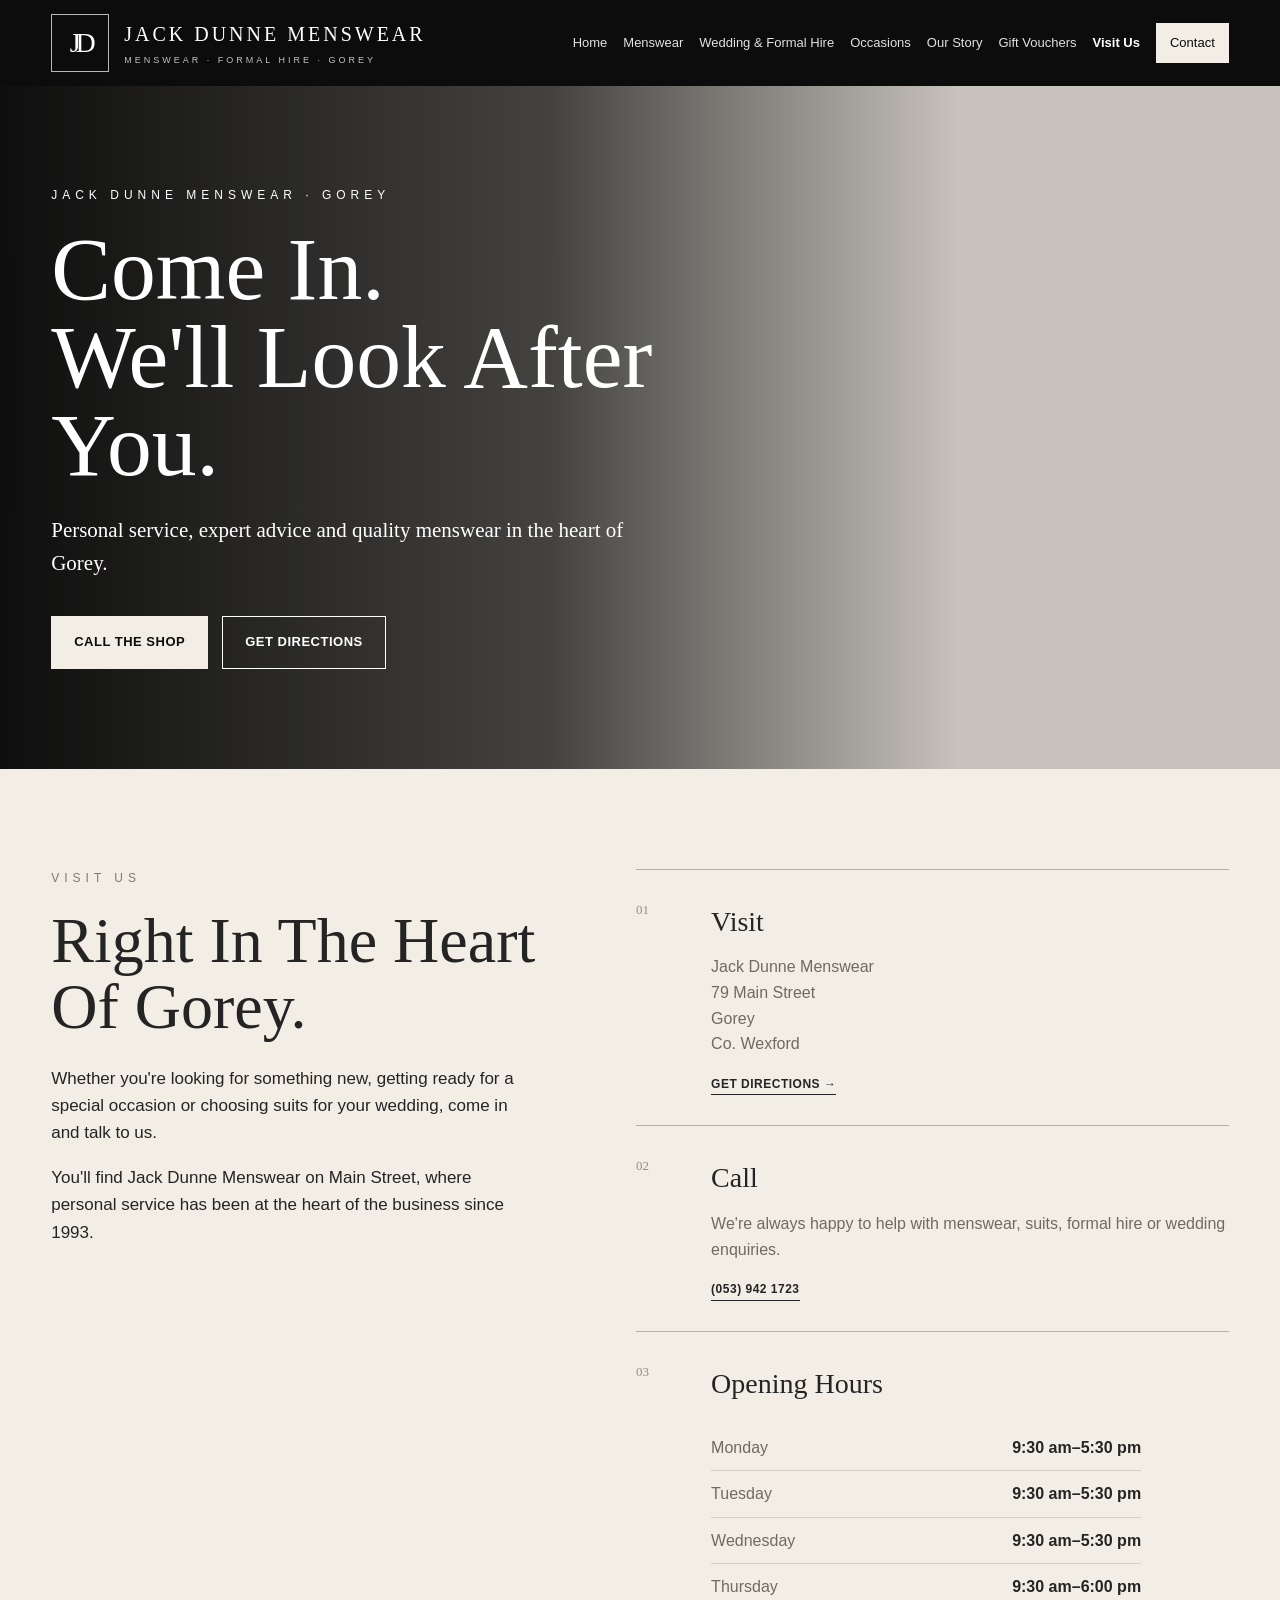
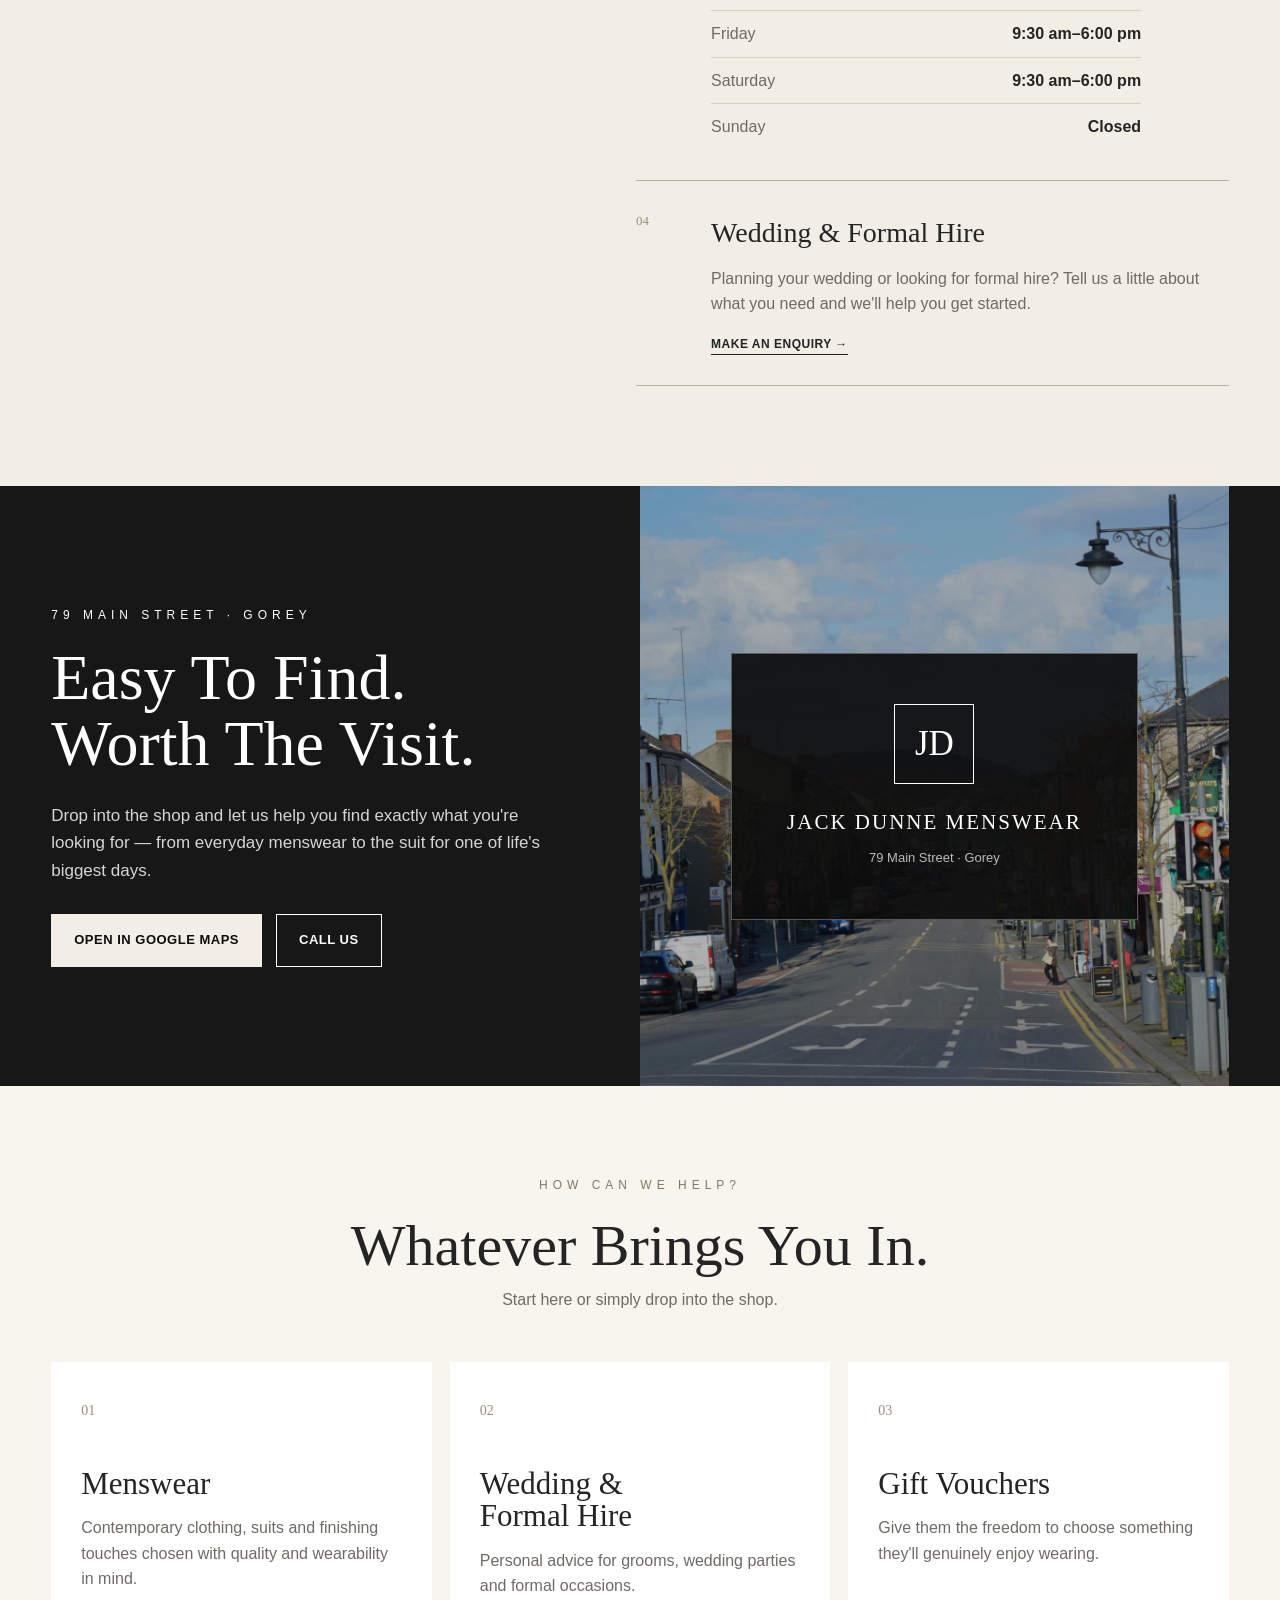
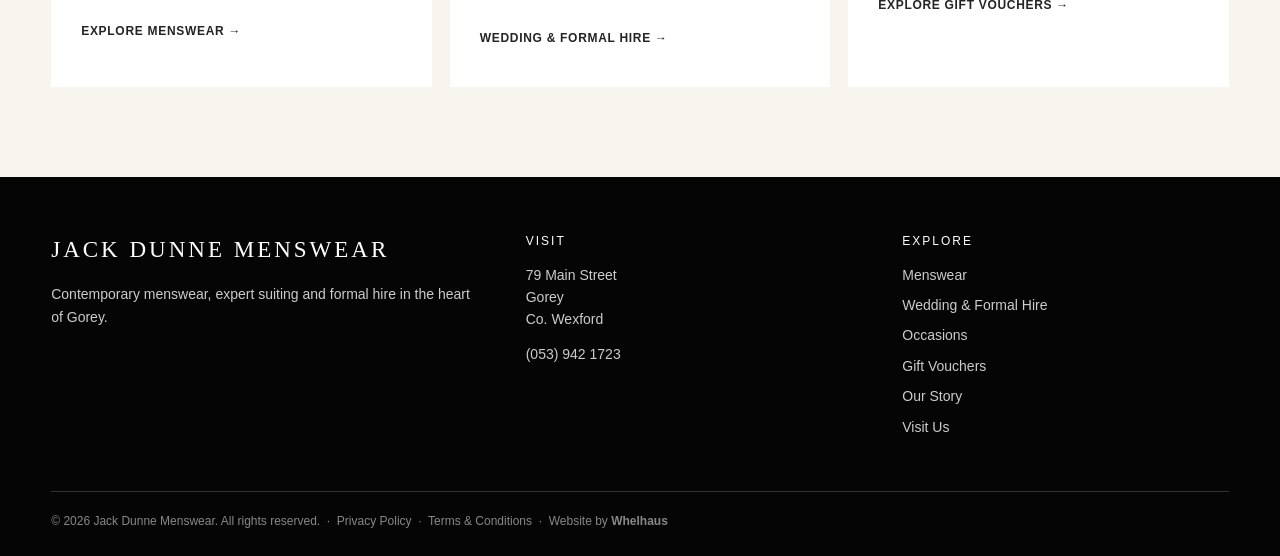
<file: contact.html>
<!DOCTYPE html>
<html lang="en">

<head>

  <meta charset="UTF-8">

  <meta
    name="viewport"
    content="width=device-width, initial-scale=1.0"
  >

  <title>Jack Dunne Menswear Gorey | Opening Hours & Directions</title>

  <meta
    name="description"
    content="Visit Jack Dunne Menswear at 79 Main Street, Gorey. View opening hours, call (053) 942 1723 or get directions to our Gorey menswear shop."
  >

  <meta
    name="robots"
    content="index, follow"
  >

  <!--
  <link
    rel="canonical"
    href="https://www.jackdunneandson.com/contact.html"
  >
  -->

  <meta
    property="og:title"
    content="Visit Jack Dunne Menswear | Gorey"
  >

  <meta
    property="og:description"
    content="79 Main Street, Gorey, Co. Wexford. Opening hours, contact details and directions."
  >

  <meta
    property="og:type"
    content="website"
  >

  <meta
    property="og:site_name"
    content="Jack Dunne Menswear"
  >

  <meta
    name="twitter:card"
    content="summary_large_image"
  >

  <link
    rel="stylesheet"
    href="css/style.css"
  >

</head>


<body>


  <!-- ========================================
     HEADER
========================================= -->

<header class="site-header">

  <div class="container header-inner">

    <a
      href="./"
      class="brand"
      aria-label="Jack Dunne Menswear Home"
    >

      <div class="brand-mark">JD</div>

      <div class="brand-text">

        <strong>JACK DUNNE MENSWEAR</strong>

        <small>
          MENSWEAR · FORMAL HIRE · GOREY
        </small>

      </div>

    </a>


    <button
      class="menu-toggle"
      aria-label="Open navigation menu"
      aria-expanded="false"
    >
      ☰
    </button>


    <nav class="main-nav">

      <a href="./">
        Home
      </a>

      <a href="menswear.html">
        Menswear
      </a>

      <a href="weddings.html">
        Wedding &amp; Formal Hire
      </a>

      <a href="occasions.html">
        Occasions
      </a>

      <a href="about.html">
        Our Story
      </a>

      <a href="vouchers.html">
        Gift Vouchers
      </a>

      <a href="contact.html">
        Visit Us
      </a>

      <a
        href="contact.html"
        class="nav-button"
      >
        Contact
      </a>

    </nav>

  </div>

</header>



  <!-- ========================================
       CONTACT HERO
  ========================================= -->

  <section class="contact-hero">

    <div class="container">

      <div class="contact-hero-content">

        <p class="eyebrow">
          JACK DUNNE MENSWEAR · GOREY
        </p>

        <h1>
          Come In.<br>
          We'll Look After You.
        </h1>

        <p>
          Personal service, expert advice and quality menswear
          in the heart of Gorey.
        </p>

        <div class="button-row">

          <a
            href="tel:+353539421723"
            class="btn btn-light"
          >
            Call The Shop
          </a>

          <a
            href="https://www.google.com/maps/search/?api=1&query=Jack+Dunne+Menswear+79+Main+Street+Gorey+Wexford"
            target="_blank"
            rel="noopener"
            class="btn"
          >
            Get Directions
          </a>

        </div>

      </div>

    </div>

  </section>



  <!-- ========================================
       CONTACT DETAILS
  ========================================= -->

  <section class="contact-section">

    <div class="container contact-grid">


      <!-- INTRO -->

      <div class="contact-intro">

        <p class="eyebrow dark-eyebrow">
          VISIT US
        </p>

        <h2>
          Right In The Heart
          Of Gorey.
        </h2>

        <p>
          Whether you're looking for something new,
          getting ready for a special occasion or choosing
          suits for your wedding, come in and talk to us.
        </p>

        <p>
          You'll find Jack Dunne Menswear on Main Street,
          where personal service has been at the heart of
          the business since 1993.
        </p>

      </div>



      <!-- DETAILS -->

      <div class="contact-details">


        <!-- ADDRESS -->

        <div class="contact-detail">

          <span>01</span>

          <div>

            <h3>Visit</h3>

            <p>
              Jack Dunne Menswear<br>
              79 Main Street<br>
              Gorey<br>
              Co. Wexford
            </p>

            <a
              href="https://www.google.com/maps/search/?api=1&query=Jack+Dunne+Menswear+79+Main+Street+Gorey+Wexford"
              target="_blank"
              rel="noopener"
              class="text-link"
            >
              Get Directions →
            </a>

          </div>

        </div>



        <!-- PHONE -->

        <div class="contact-detail">

          <span>02</span>

          <div>

            <h3>Call</h3>

            <p>
              We're always happy to help with menswear,
              suits, formal hire or wedding enquiries.
            </p>

            <a
              href="tel:+353539421723"
              class="text-link"
            >
              (053) 942 1723
            </a>

          </div>

        </div>



        <!-- OPENING HOURS -->

        <div class="contact-detail">

          <span>03</span>

          <div>

            <h3>Opening Hours</h3>

            <div class="opening-hours">

              <div>
                <span>Monday</span>
                <strong>9:30 am–5:30 pm</strong>
              </div>

              <div>
                <span>Tuesday</span>
                <strong>9:30 am–5:30 pm</strong>
              </div>

              <div>
                <span>Wednesday</span>
                <strong>9:30 am–5:30 pm</strong>
              </div>

              <div>
                <span>Thursday</span>
                <strong>9:30 am–6:00 pm</strong>
              </div>

              <div>
                <span>Friday</span>
                <strong>9:30 am–6:00 pm</strong>
              </div>

              <div>
                <span>Saturday</span>
                <strong>9:30 am–6:00 pm</strong>
              </div>

              <div>
                <span>Sunday</span>
                <strong>Closed</strong>
              </div>

            </div>

          </div>

        </div>



        <!-- WEDDING ENQUIRIES -->

        <div class="contact-detail">

          <span>04</span>

          <div>

            <h3>Wedding &amp; Formal Hire</h3>

            <p>
              Planning your wedding or looking for formal hire?
              Tell us a little about what you need and we'll
              help you get started.
            </p>

            <a
              href="weddings.html#wedding-enquiry"
              class="text-link"
            >
              Make An Enquiry →
            </a>

          </div>

        </div>


      </div>

    </div>

  </section>



  <!-- ========================================
       LOCATION
  ========================================= -->

  <section class="location-feature">

    <div class="container location-feature-grid">


      <div class="location-block">

        <p class="eyebrow">
          79 MAIN STREET · GOREY
        </p>

        <h2>
          Easy To Find.<br>
          Worth The Visit.
        </h2>

        <p>
          Drop into the shop and let us help you find
          exactly what you're looking for — from everyday
          menswear to the suit for one of life's biggest days.
        </p>

        <div class="button-row">

          <a
            href="https://www.google.com/maps/search/?api=1&query=Jack+Dunne+Menswear+79+Main+Street+Gorey+Wexford"
            target="_blank"
            rel="noopener"
            class="btn btn-light"
          >
            Open In Google Maps
          </a>

          <a
            href="tel:+353539421723"
            class="btn"
          >
            Call Us
          </a>

        </div>

      </div>



      <div class="location-visual">

        <div class="location-marker">

          <div class="location-jd">
            JD
          </div>

          <p>
            JACK DUNNE MENSWEAR
          </p>

          <span>
            79 Main Street · Gorey
          </span>

        </div>

      </div>


    </div>

  </section>



  <!-- ========================================
       HOW CAN WE HELP?
  ========================================= -->

  <section class="contact-help">

    <div class="container">

      <div class="section-heading-centre">

        <p class="eyebrow dark-eyebrow">
          HOW CAN WE HELP?
        </p>

        <h2>
          Whatever Brings You In.
        </h2>

        <p>
          Start here or simply drop into the shop.
        </p>

      </div>



      <div class="contact-help-grid">


        <!-- MENSWEAR -->

        <a
          href="menswear.html"
          class="contact-help-card"
        >

          <span>01</span>

          <h3>
            Menswear
          </h3>

          <p>
            Contemporary clothing, suits and finishing
            touches chosen with quality and wearability
            in mind.
          </p>

          <strong>
            Explore Menswear →
          </strong>

        </a>



        <!-- WEDDINGS -->

        <a
          href="weddings.html"
          class="contact-help-card"
        >

          <span>02</span>

          <h3>
            Wedding &amp;<br>
            Formal Hire
          </h3>

          <p>
            Personal advice for grooms, wedding parties
            and formal occasions.
          </p>

          <strong>
            Wedding &amp; Formal Hire →
          </strong>

        </a>



        <!-- VOUCHERS -->

        <a
          href="vouchers.html"
          class="contact-help-card"
        >

          <span>03</span>

          <h3>
            Gift Vouchers
          </h3>

          <p>
            Give them the freedom to choose something
            they'll genuinely enjoy wearing.
          </p>

          <strong>
            Explore Gift Vouchers →
          </strong>

        </a>


      </div>

    </div>

  </section>



  <!-- ========================================
       FOOTER
  ========================================= -->

  <footer class="site-footer">

    <div class="container">

      <div class="footer-grid">


        <div>

          <p class="footer-title">
            JACK DUNNE MENSWEAR
          </p>

          <p class="footer-copy">
            Contemporary menswear, expert suiting and formal hire
            in the heart of Gorey.
          </p>

        </div>



        <div>

          <p class="footer-heading">
            Visit
          </p>

          <p class="footer-copy">
            79 Main Street<br>
            Gorey<br>
            Co. Wexford
          </p>

          <p
            class="footer-copy"
            style="margin-top:12px;"
          >
            <a href="tel:+353539421723">
              (053) 942 1723
            </a>
          </p>

        </div>



        <div>

          <p class="footer-heading">
            Explore
          </p>

          <div class="footer-links">

            <a href="menswear.html">
              Menswear
            </a>

            <a href="weddings.html">
              Wedding &amp; Formal Hire
            </a>

            <a href="occasions.html">
              Occasions
            </a>

            <a href="vouchers.html">
              Gift Vouchers
            </a>

            <a href="about.html">
              Our Story
            </a>

            <a href="contact.html">
              Visit Us
            </a>

          </div>

        </div>


      </div>



    <div class="footer-bottom">
  <p>
    &copy; 2026 Jack Dunne Menswear. All rights reserved.
    &nbsp;·&nbsp;
    <a href="privacy.html">Privacy Policy</a>
    &nbsp;·&nbsp;
    <a href="terms.html">Terms &amp; Conditions</a>
    &nbsp;·&nbsp;
    Website by
    <a
      href="https://whelhaus.ie"
      target="_blank"
      rel="noopener"
      class="whelhaus-credit"
    >Whelhaus</a>
  </p>
</div>

      </div>

    </div>

  </footer>



  <!-- ========================================
       MOBILE ACTION BAR
  ========================================= -->

  <div class="mobile-actions">

    <a href="tel:+353539421723">
      Call
    </a>

    <a
      href="https://www.google.com/maps/search/?api=1&query=Jack+Dunne+Menswear+79+Main+Street+Gorey+Wexford"
      target="_blank"
      rel="noopener"
    >
      Directions
    </a>

    <a href="vouchers.html">
      Vouchers
    </a>

  </div>



  <!-- ========================================
       JAVASCRIPT
  ========================================= -->

  <script src="js/main.js"></script>


</body>

</html>
</file>
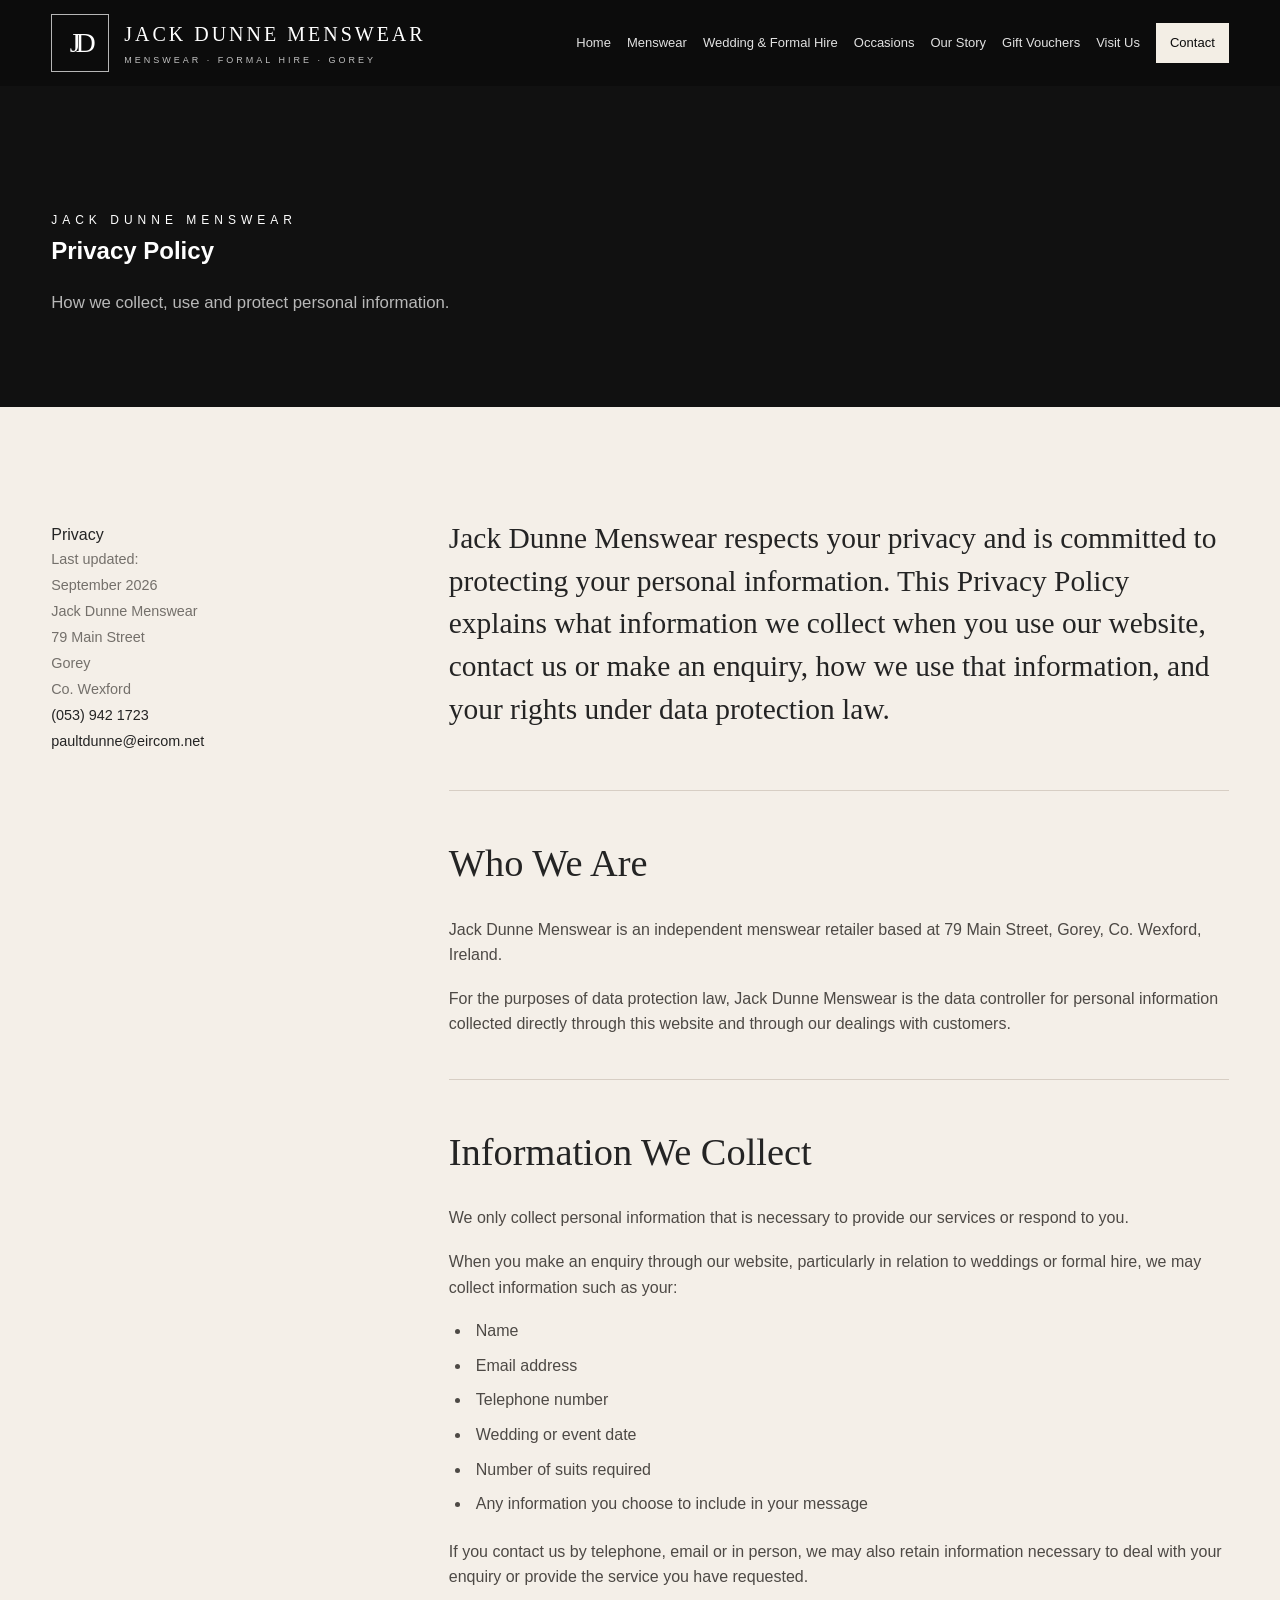
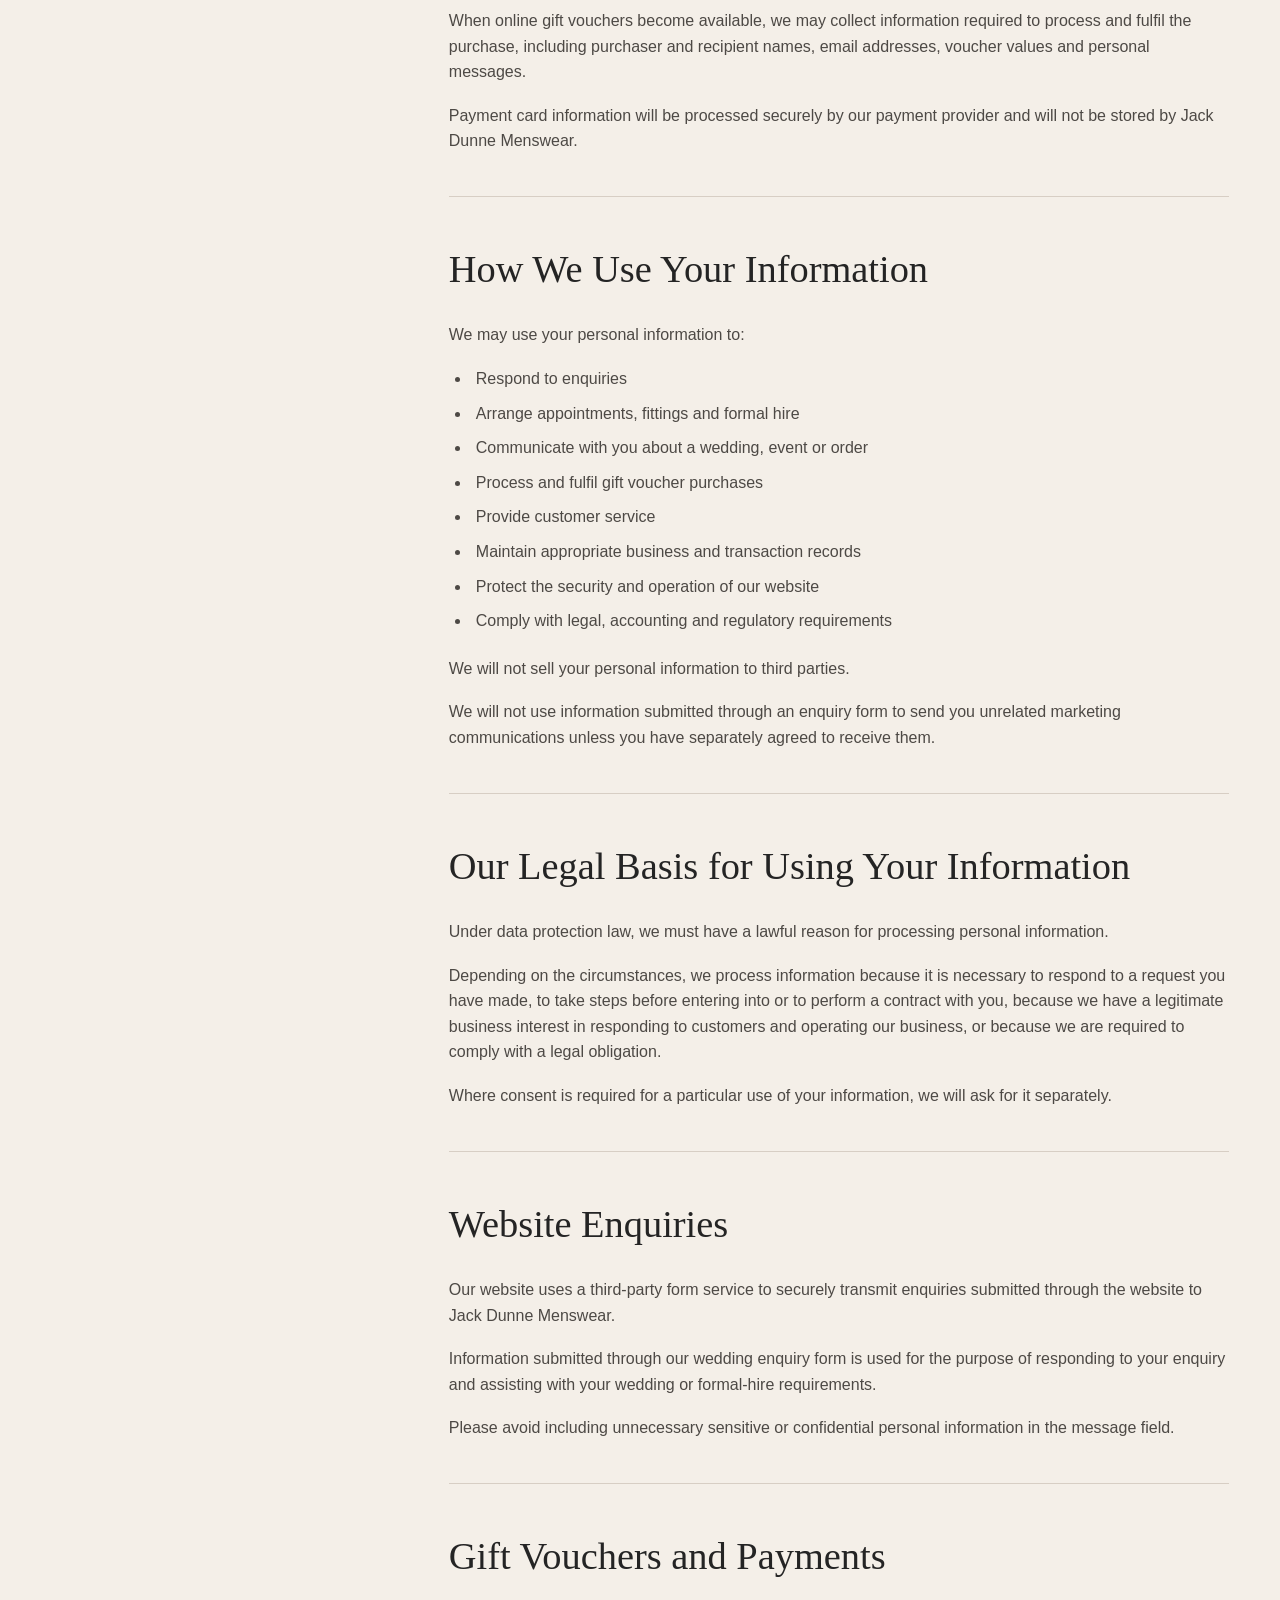
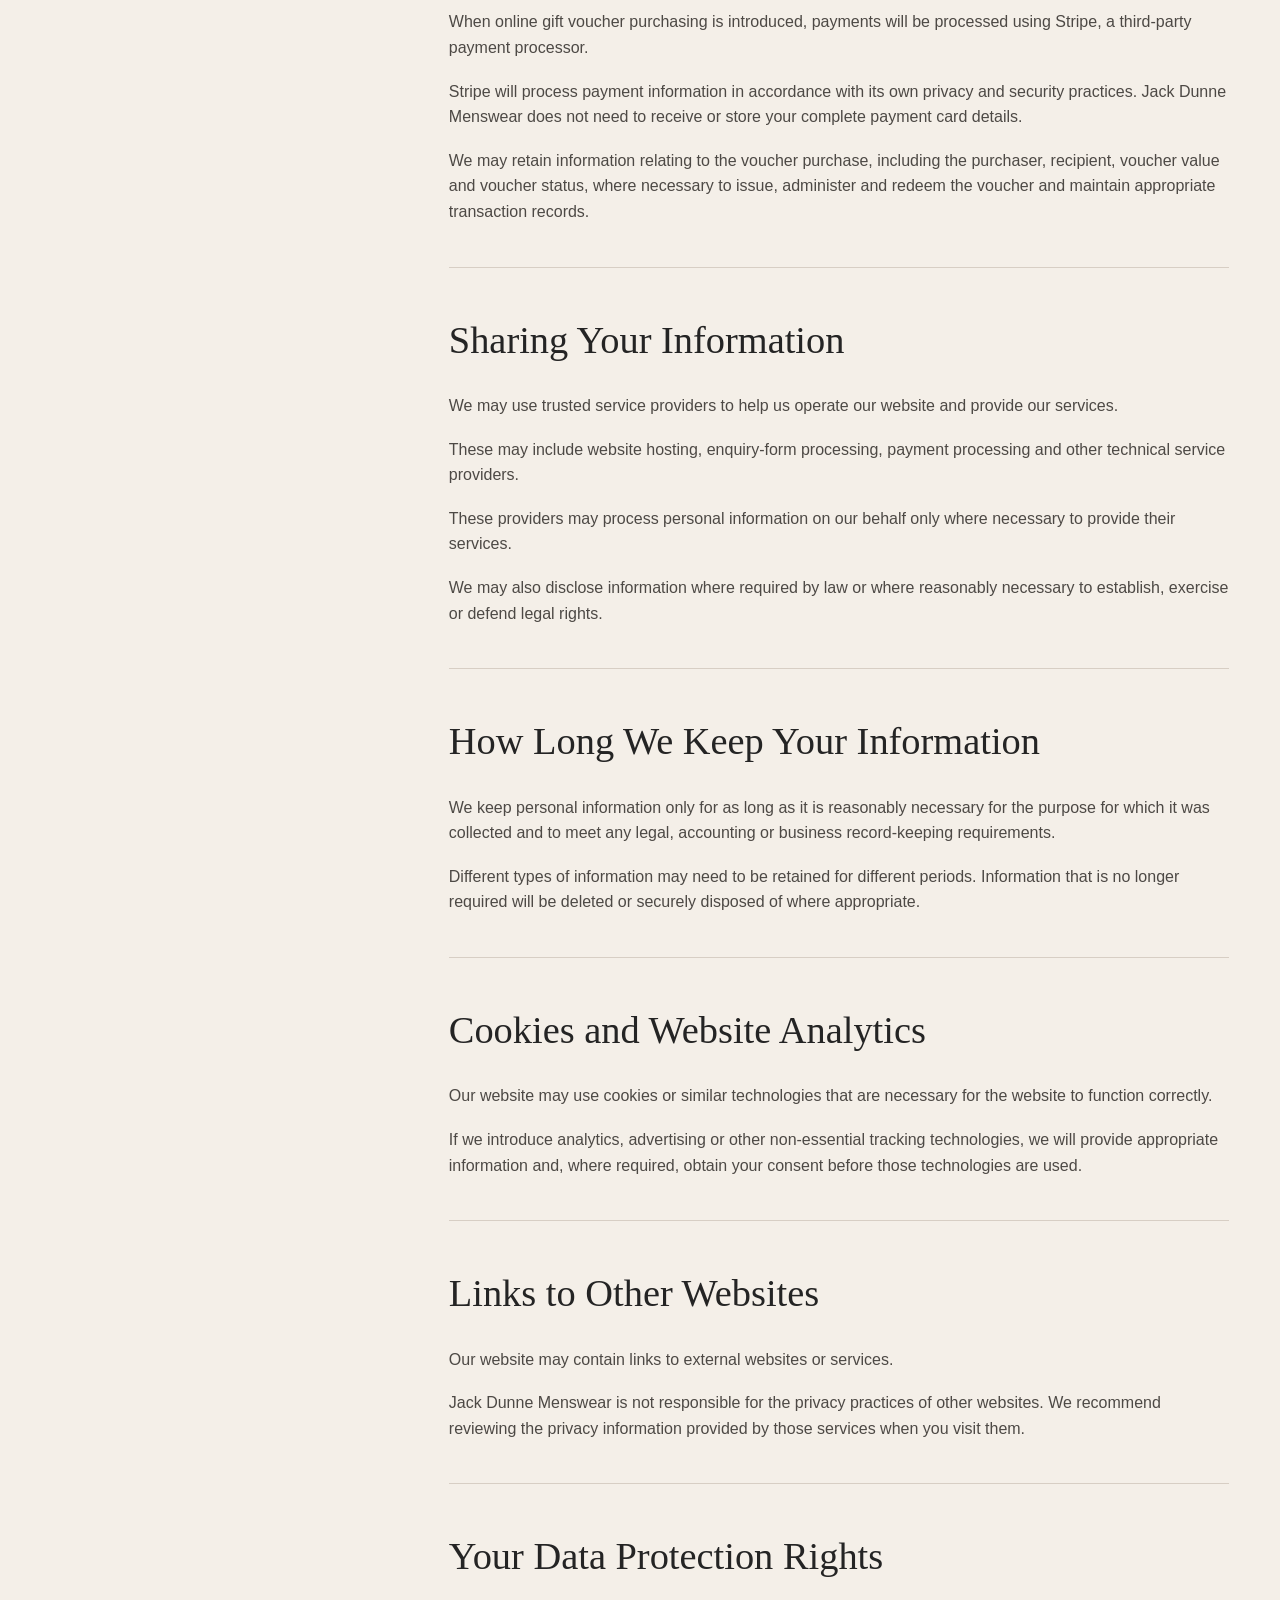
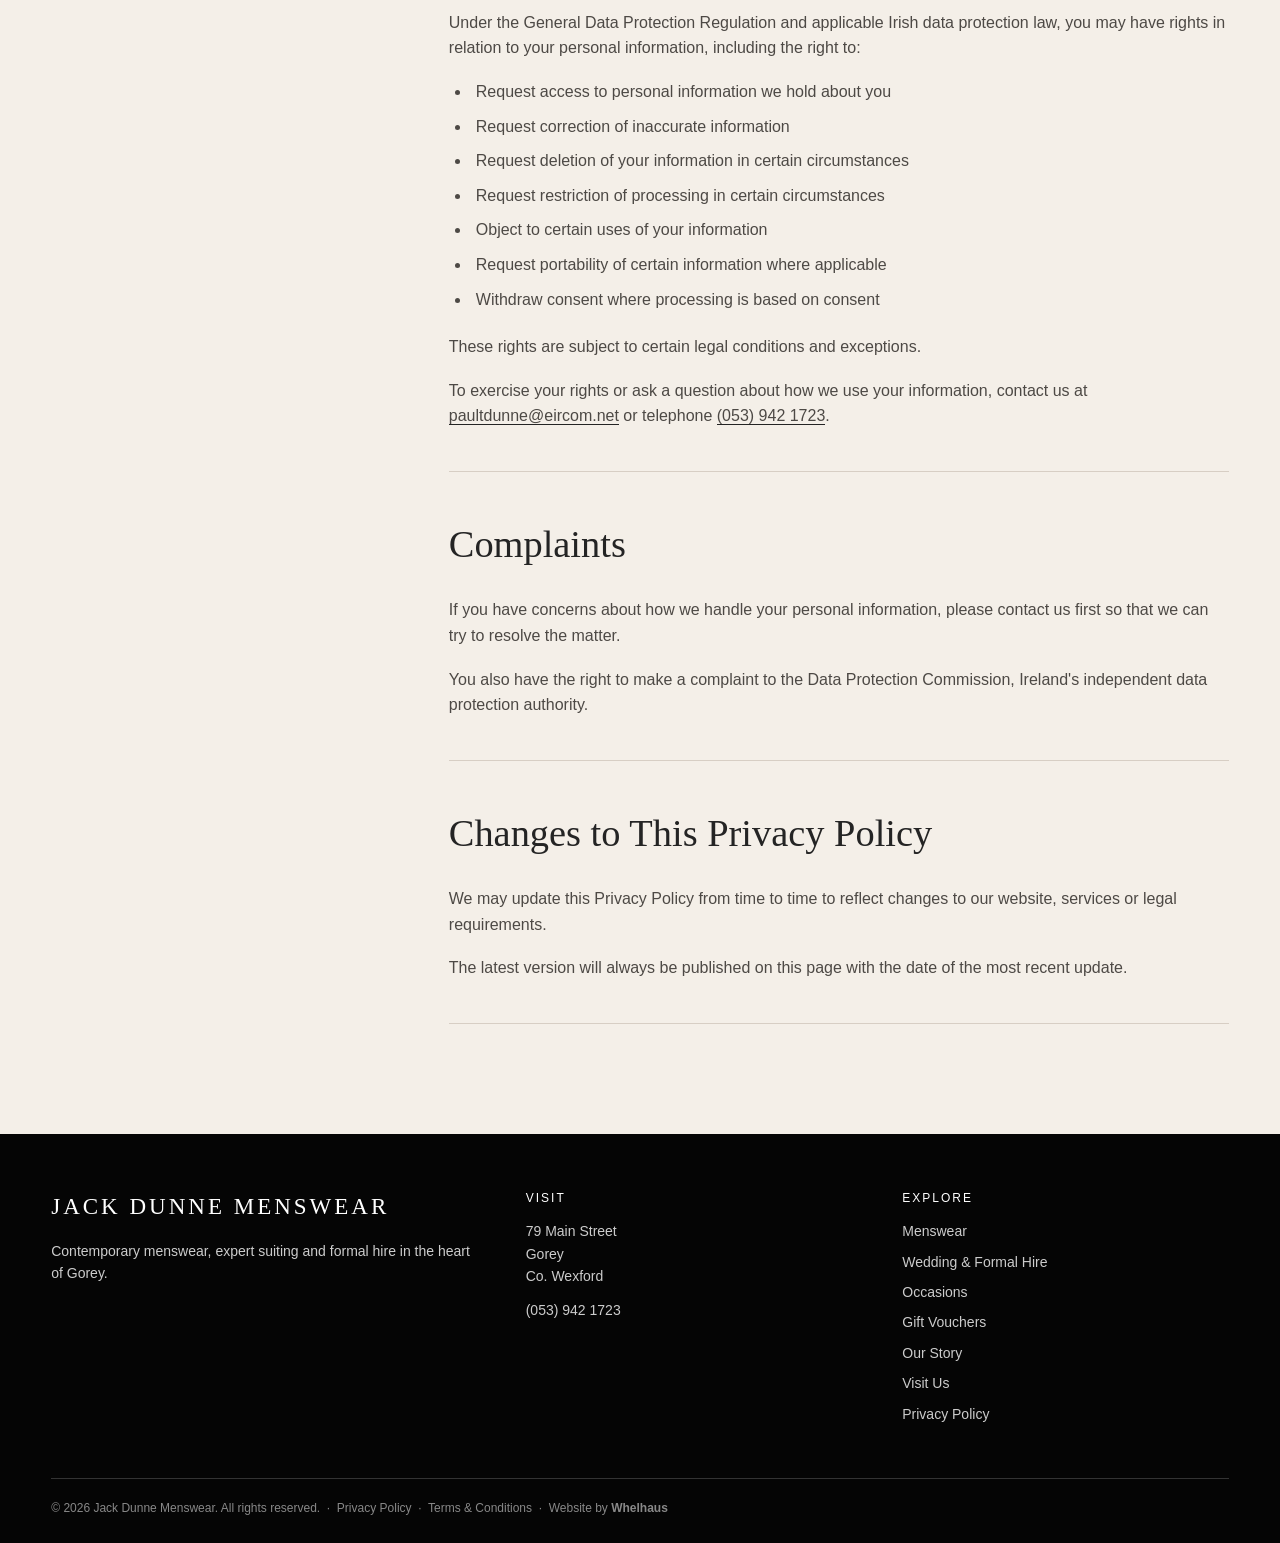
<file: privacy.html>
<!DOCTYPE html>
<html lang="en">
<head>
  <meta charset="UTF-8">
  <meta name="viewport" content="width=device-width, initial-scale=1.0">

  <title>Privacy Policy | Jack Dunne Menswear Gorey</title>

  <meta
    name="description"
    content="Read the Jack Dunne Menswear privacy policy, including how we handle website enquiries, customer information and gift voucher data."
  >

  <meta name="robots" content="index, follow">

  <link rel="stylesheet" href="css/style.css">
</head>

<body>

  <header class="site-header">
    <div class="container header-inner">

      <a href="./" class="brand" aria-label="Jack Dunne Menswear Home">
        <div class="brand-mark">JD</div>

        <div class="brand-text">
          <strong>JACK DUNNE MENSWEAR</strong>
          <small>MENSWEAR · FORMAL HIRE · GOREY</small>
        </div>
      </a>

      <button class="menu-toggle" aria-label="Open navigation menu" aria-expanded="false">
        ☰
      </button>

      <nav class="main-nav">
        <a href="./">Home</a>
        <a href="menswear.html">Menswear</a>
        <a href="weddings.html">Wedding &amp; Formal Hire</a>
        <a href="occasions.html">Occasions</a>
        <a href="about.html">Our Story</a>
        <a href="vouchers.html">Gift Vouchers</a>
        <a href="contact.html">Visit Us</a>
        <a href="contact.html" class="nav-button">Contact</a>
      </nav>

    </div>
  </header>


  <main>

    <section class="legal-hero">
      <div class="container">
        <span class="eyebrow">Jack Dunne Menswear</span>
        <h1>Privacy Policy</h1>
        <p>
          How we collect, use and protect personal information.
        </p>
      </div>
    </section>


    <section class="legal-section">
      <div class="container legal-layout">

        <aside class="legal-sidebar">
          <span class="section-label">Privacy</span>

          <p>
            Last updated:<br>
            September 2026
          </p>

          <p>
            Jack Dunne Menswear<br>
            79 Main Street<br>
            Gorey<br>
            Co. Wexford
          </p>

          <p>
            <a href="tel:+353539421723">(053) 942 1723</a><br>
            <a href="mailto:paultdunne@eircom.net">paultdunne@eircom.net</a>
          </p>
        </aside>


        <article class="legal-content">

          <p class="legal-intro">
            Jack Dunne Menswear respects your privacy and is committed to
            protecting your personal information. This Privacy Policy explains
            what information we collect when you use our website, contact us or
            make an enquiry, how we use that information, and your rights under
            data protection law.
          </p>


          <section class="legal-block">
            <h2>Who We Are</h2>

            <p>
              Jack Dunne Menswear is an independent menswear retailer based at
              79 Main Street, Gorey, Co. Wexford, Ireland.
            </p>

            <p>
              For the purposes of data protection law, Jack Dunne Menswear is
              the data controller for personal information collected directly
              through this website and through our dealings with customers.
            </p>
          </section>


          <section class="legal-block">
            <h2>Information We Collect</h2>

            <p>
              We only collect personal information that is necessary to provide
              our services or respond to you.
            </p>

            <p>
              When you make an enquiry through our website, particularly in
              relation to weddings or formal hire, we may collect information
              such as your:
            </p>

            <ul>
              <li>Name</li>
              <li>Email address</li>
              <li>Telephone number</li>
              <li>Wedding or event date</li>
              <li>Number of suits required</li>
              <li>Any information you choose to include in your message</li>
            </ul>

            <p>
              If you contact us by telephone, email or in person, we may also
              retain information necessary to deal with your enquiry or provide
              the service you have requested.
            </p>

            <p>
              When online gift vouchers become available, we may collect
              information required to process and fulfil the purchase,
              including purchaser and recipient names, email addresses, voucher
              values and personal messages.
            </p>

            <p>
              Payment card information will be processed securely by our
              payment provider and will not be stored by Jack Dunne Menswear.
            </p>
          </section>


          <section class="legal-block">
            <h2>How We Use Your Information</h2>

            <p>
              We may use your personal information to:
            </p>

            <ul>
              <li>Respond to enquiries</li>
              <li>Arrange appointments, fittings and formal hire</li>
              <li>Communicate with you about a wedding, event or order</li>
              <li>Process and fulfil gift voucher purchases</li>
              <li>Provide customer service</li>
              <li>Maintain appropriate business and transaction records</li>
              <li>Protect the security and operation of our website</li>
              <li>Comply with legal, accounting and regulatory requirements</li>
            </ul>

            <p>
              We will not sell your personal information to third parties.
            </p>

            <p>
              We will not use information submitted through an enquiry form to
              send you unrelated marketing communications unless you have
              separately agreed to receive them.
            </p>
          </section>


          <section class="legal-block">
            <h2>Our Legal Basis for Using Your Information</h2>

            <p>
              Under data protection law, we must have a lawful reason for
              processing personal information.
            </p>

            <p>
              Depending on the circumstances, we process information because it
              is necessary to respond to a request you have made, to take steps
              before entering into or to perform a contract with you, because
              we have a legitimate business interest in responding to customers
              and operating our business, or because we are required to comply
              with a legal obligation.
            </p>

            <p>
              Where consent is required for a particular use of your
              information, we will ask for it separately.
            </p>
          </section>


          <section class="legal-block">
            <h2>Website Enquiries</h2>

            <p>
              Our website uses a third-party form service to securely transmit
              enquiries submitted through the website to Jack Dunne Menswear.
            </p>

            <p>
              Information submitted through our wedding enquiry form is used
              for the purpose of responding to your enquiry and assisting with
              your wedding or formal-hire requirements.
            </p>

            <p>
              Please avoid including unnecessary sensitive or confidential
              personal information in the message field.
            </p>
          </section>


          <section class="legal-block">
            <h2>Gift Vouchers and Payments</h2>

            <p>
              When online gift voucher purchasing is introduced, payments will
              be processed using Stripe, a third-party payment processor.
            </p>

            <p>
              Stripe will process payment information in accordance with its
              own privacy and security practices. Jack Dunne Menswear does not
              need to receive or store your complete payment card details.
            </p>

            <p>
              We may retain information relating to the voucher purchase,
              including the purchaser, recipient, voucher value and voucher
              status, where necessary to issue, administer and redeem the
              voucher and maintain appropriate transaction records.
            </p>
          </section>


          <section class="legal-block">
            <h2>Sharing Your Information</h2>

            <p>
              We may use trusted service providers to help us operate our
              website and provide our services.
            </p>

            <p>
              These may include website hosting, enquiry-form processing,
              payment processing and other technical service providers.
            </p>

            <p>
              These providers may process personal information on our behalf
              only where necessary to provide their services.
            </p>

            <p>
              We may also disclose information where required by law or where
              reasonably necessary to establish, exercise or defend legal
              rights.
            </p>
          </section>


          <section class="legal-block">
            <h2>How Long We Keep Your Information</h2>

            <p>
              We keep personal information only for as long as it is reasonably
              necessary for the purpose for which it was collected and to meet
              any legal, accounting or business record-keeping requirements.
            </p>

            <p>
              Different types of information may need to be retained for
              different periods. Information that is no longer required will be
              deleted or securely disposed of where appropriate.
            </p>
          </section>


          <section class="legal-block">
            <h2>Cookies and Website Analytics</h2>

            <p>
              Our website may use cookies or similar technologies that are
              necessary for the website to function correctly.
            </p>

            <p>
              If we introduce analytics, advertising or other non-essential
              tracking technologies, we will provide appropriate information
              and, where required, obtain your consent before those technologies
              are used.
            </p>
          </section>


          <section class="legal-block">
            <h2>Links to Other Websites</h2>

            <p>
              Our website may contain links to external websites or services.
            </p>

            <p>
              Jack Dunne Menswear is not responsible for the privacy practices
              of other websites. We recommend reviewing the privacy information
              provided by those services when you visit them.
            </p>
          </section>


          <section class="legal-block">
            <h2>Your Data Protection Rights</h2>

            <p>
              Under the General Data Protection Regulation and applicable Irish
              data protection law, you may have rights in relation to your
              personal information, including the right to:
            </p>

            <ul>
              <li>Request access to personal information we hold about you</li>
              <li>Request correction of inaccurate information</li>
              <li>Request deletion of your information in certain circumstances</li>
              <li>Request restriction of processing in certain circumstances</li>
              <li>Object to certain uses of your information</li>
              <li>Request portability of certain information where applicable</li>
              <li>Withdraw consent where processing is based on consent</li>
            </ul>

            <p>
              These rights are subject to certain legal conditions and
              exceptions.
            </p>

            <p>
              To exercise your rights or ask a question about how we use your
              information, contact us at
              <a href="mailto:paultdunne@eircom.net">paultdunne@eircom.net</a>
              or telephone
              <a href="tel:+353539421723">(053) 942 1723</a>.
            </p>
          </section>


          <section class="legal-block">
            <h2>Complaints</h2>

            <p>
              If you have concerns about how we handle your personal
              information, please contact us first so that we can try to resolve
              the matter.
            </p>

            <p>
              You also have the right to make a complaint to the Data
              Protection Commission, Ireland's independent data protection
              authority.
            </p>
          </section>


          <section class="legal-block">
            <h2>Changes to This Privacy Policy</h2>

            <p>
              We may update this Privacy Policy from time to time to reflect
              changes to our website, services or legal requirements.
            </p>

            <p>
              The latest version will always be published on this page with the
              date of the most recent update.
            </p>
          </section>

        </article>

      </div>
    </section>

  </main>


  <footer class="site-footer">
    <div class="container">

      <div class="footer-grid">

        <div>
          <p class="footer-title">JACK DUNNE MENSWEAR</p>

          <p class="footer-copy">
            Contemporary menswear, expert suiting and formal hire
            in the heart of Gorey.
          </p>
        </div>


        <div>
          <p class="footer-heading">Visit</p>

          <p class="footer-copy">
            79 Main Street<br>
            Gorey<br>
            Co. Wexford
          </p>

          <p class="footer-copy" style="margin-top:12px;">
            <a href="tel:+353539421723">(053) 942 1723</a>
          </p>
        </div>


        <div>
          <p class="footer-heading">Explore</p>

          <div class="footer-links">
            <a href="menswear.html">Menswear</a>
            <a href="weddings.html">Wedding &amp; Formal Hire</a>
            <a href="occasions.html">Occasions</a>
            <a href="vouchers.html">Gift Vouchers</a>
            <a href="about.html">Our Story</a>
            <a href="contact.html">Visit Us</a>
            <a href="privacy.html">Privacy Policy</a>
          </div>
        </div>

      </div>


      <div class="footer-bottom">
  <p>
    &copy; 2026 Jack Dunne Menswear. All rights reserved.
    &nbsp;·&nbsp;
    <a href="privacy.html">Privacy Policy</a>
    &nbsp;·&nbsp;
    <a href="terms.html">Terms &amp; Conditions</a>
    &nbsp;·&nbsp;
    Website by
    <a
      href="https://whelhaus.ie"
      target="_blank"
      rel="noopener"
      class="whelhaus-credit"
    >Whelhaus</a>
  </p>
</div>

    </div>
  </footer>


  <div class="mobile-actions">
    <a href="tel:+353539421723">Call</a>

    <a
      href="https://www.google.com/maps/search/?api=1&query=Jack+Dunne+Menswear+79+Main+Street+Gorey+Wexford"
      target="_blank"
      rel="noopener"
    >
      Directions
    </a>

    <a href="vouchers.html">Vouchers</a>
  </div>


  <script src="js/main.js"></script>

</body>
</html>
</file>
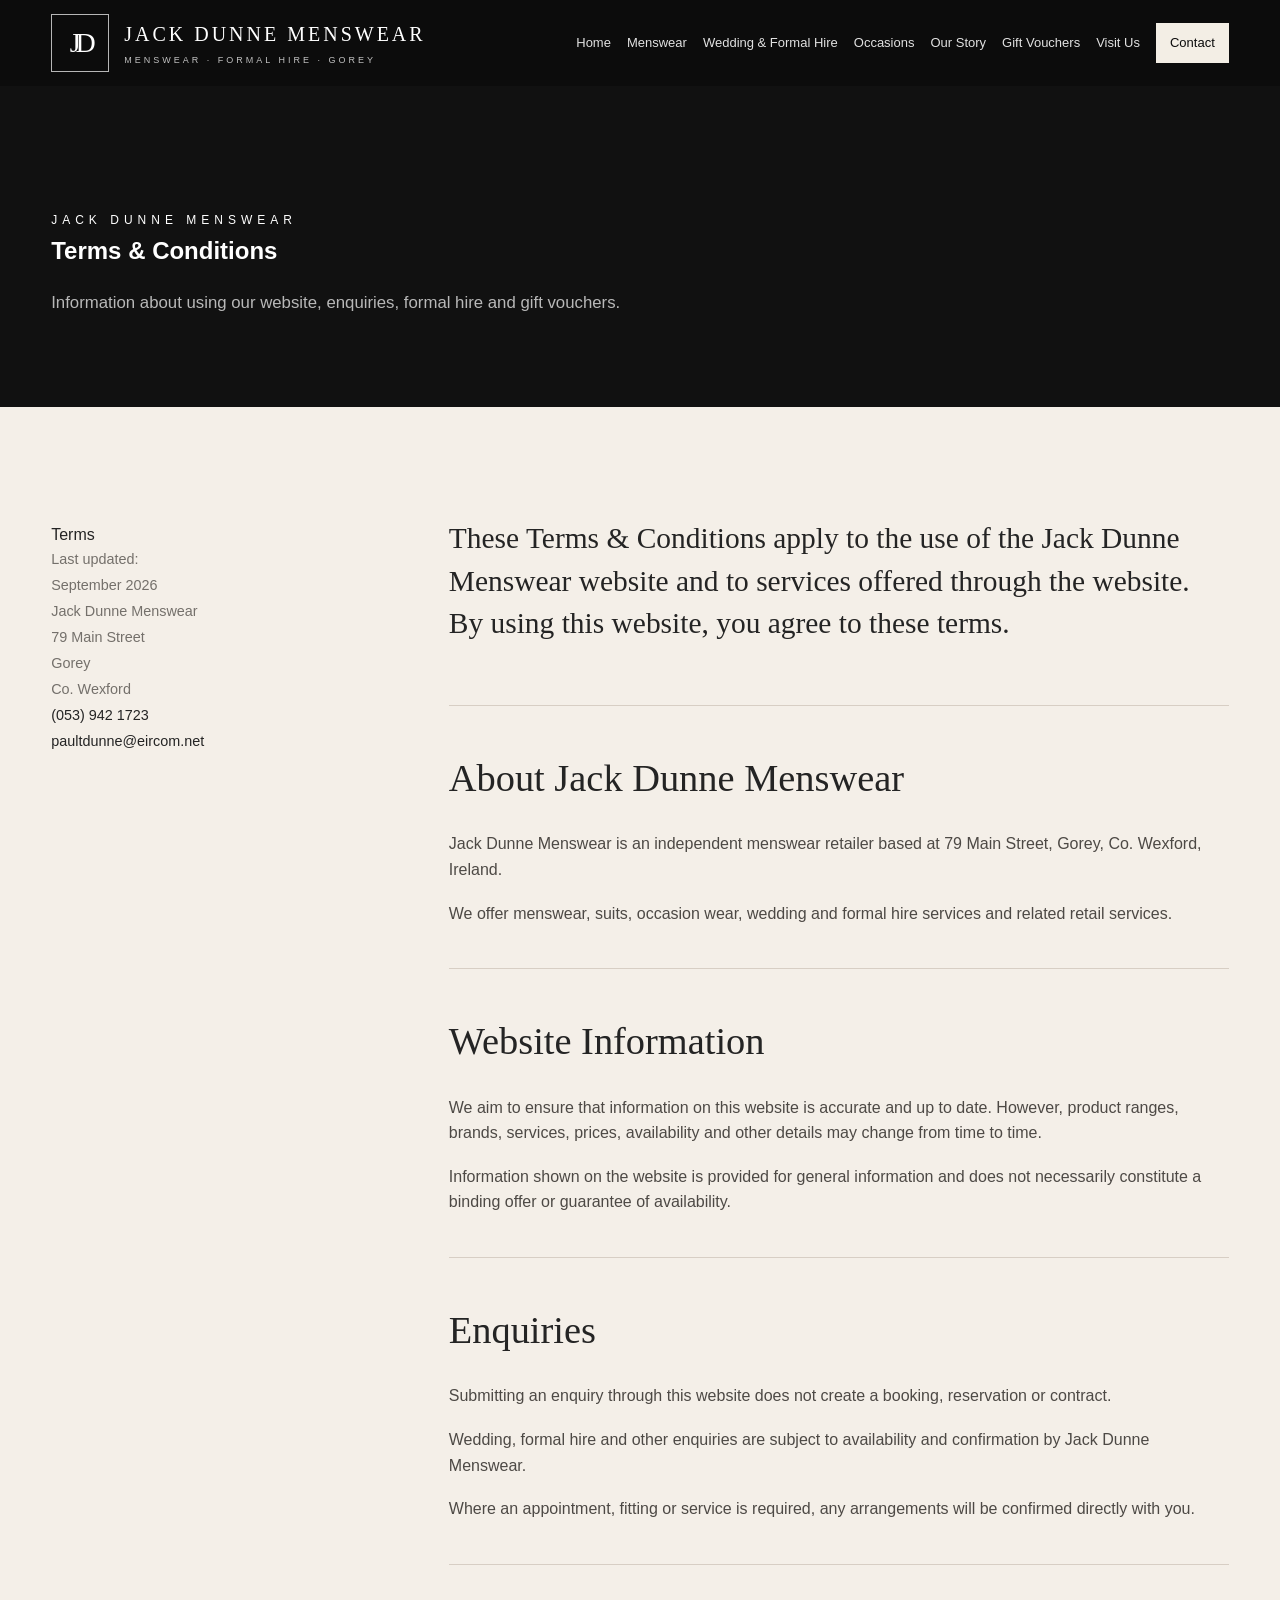
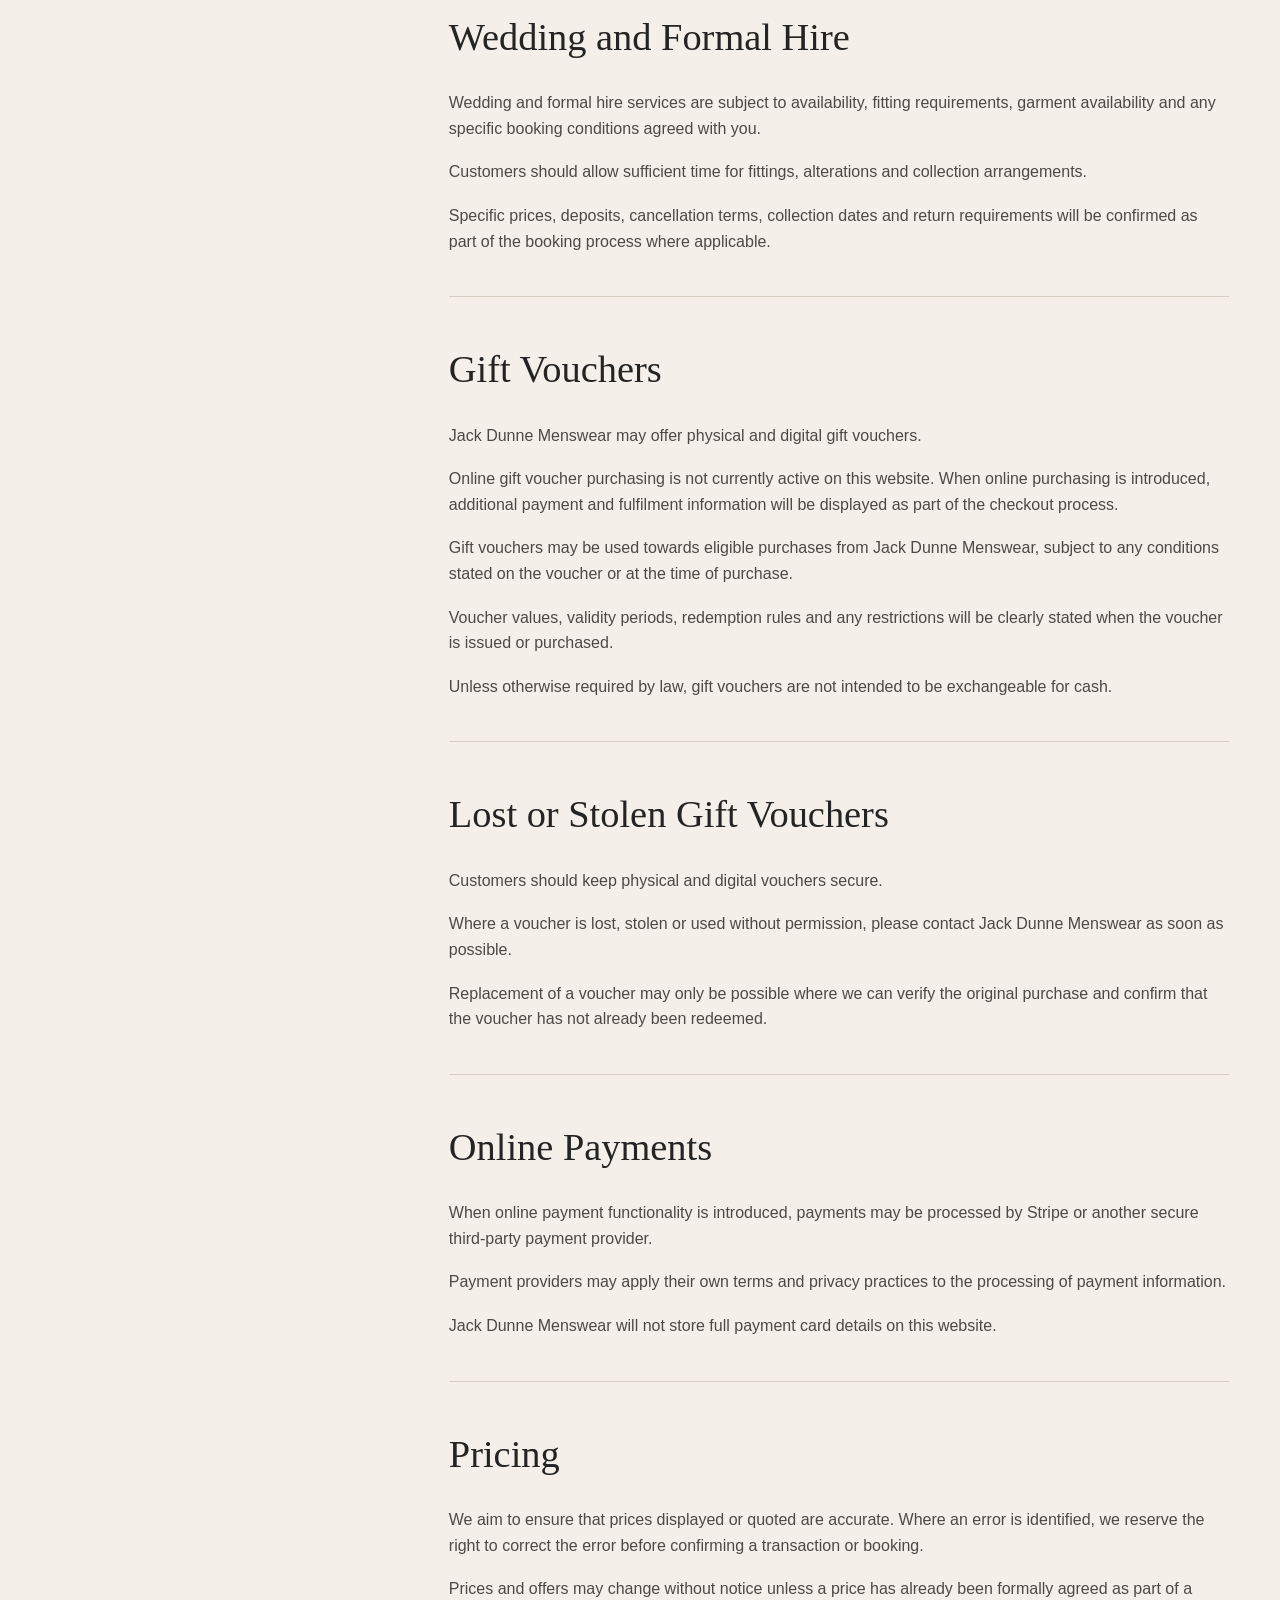
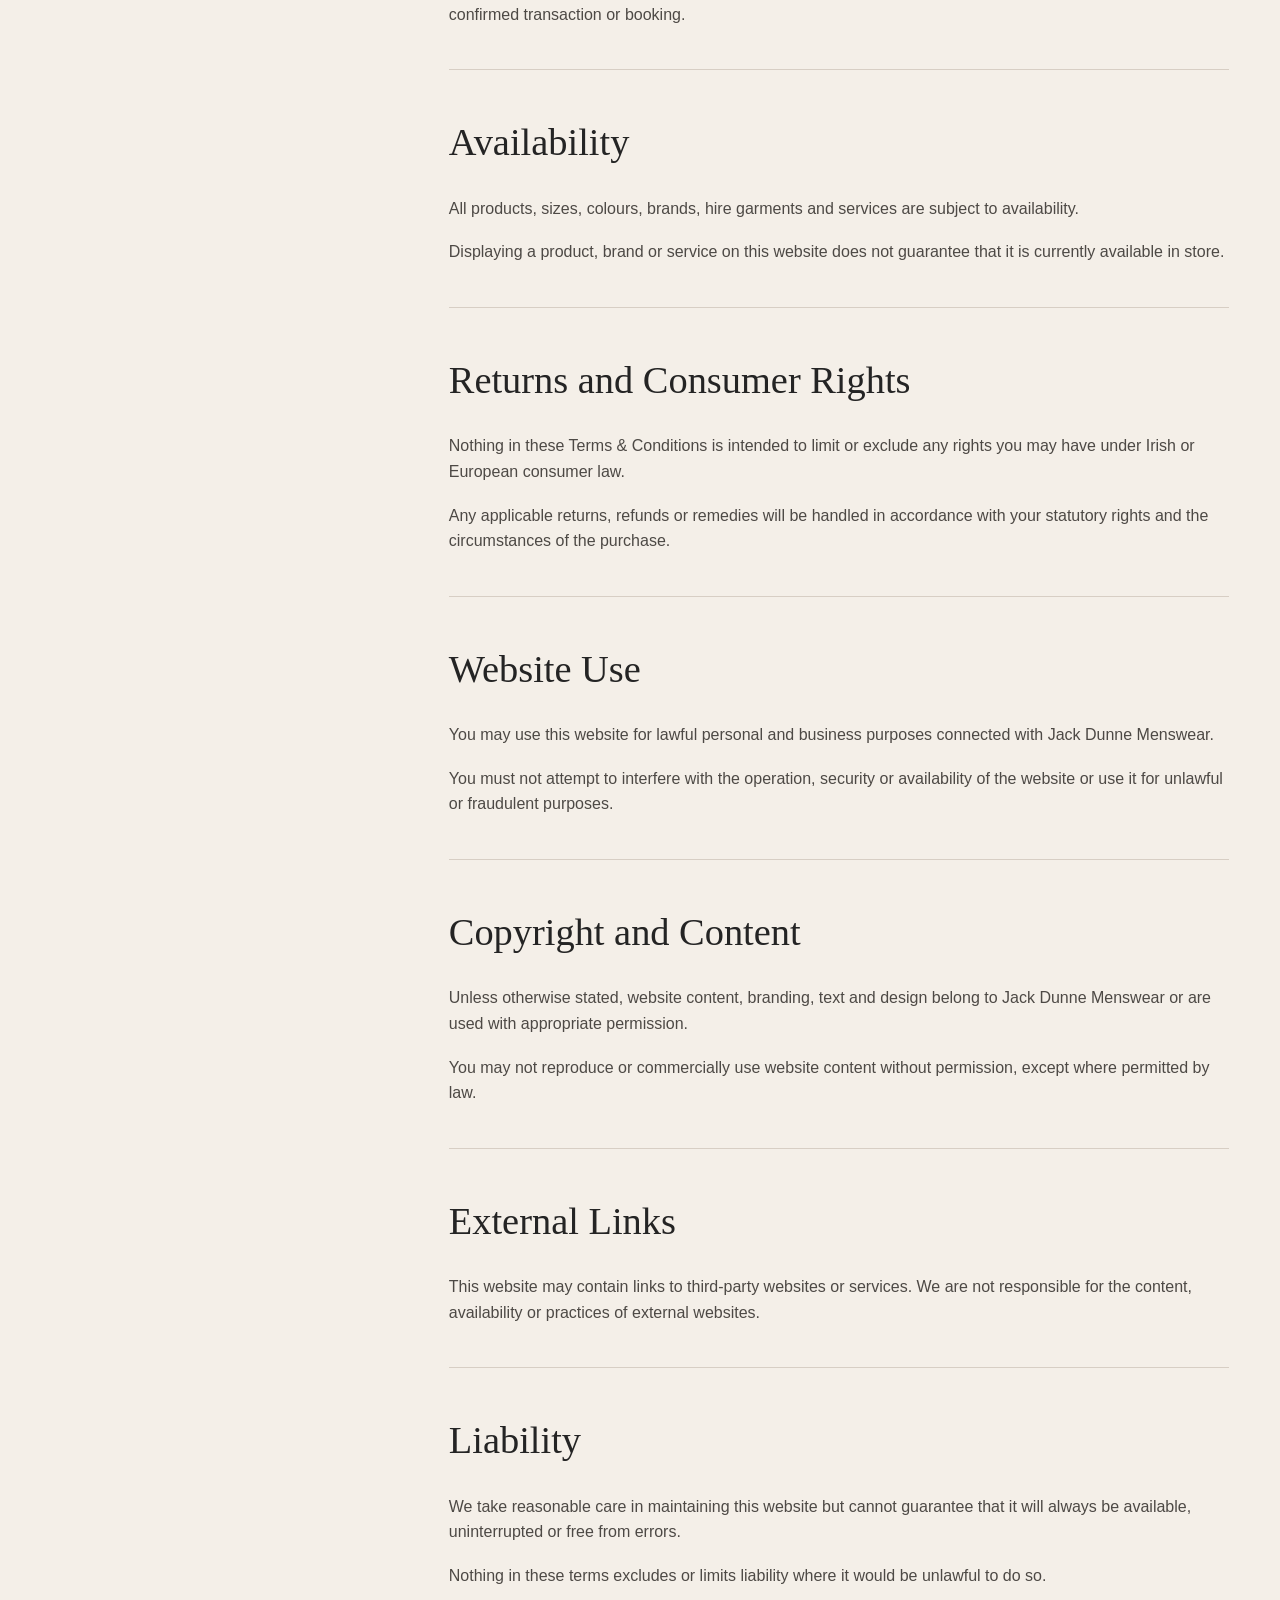
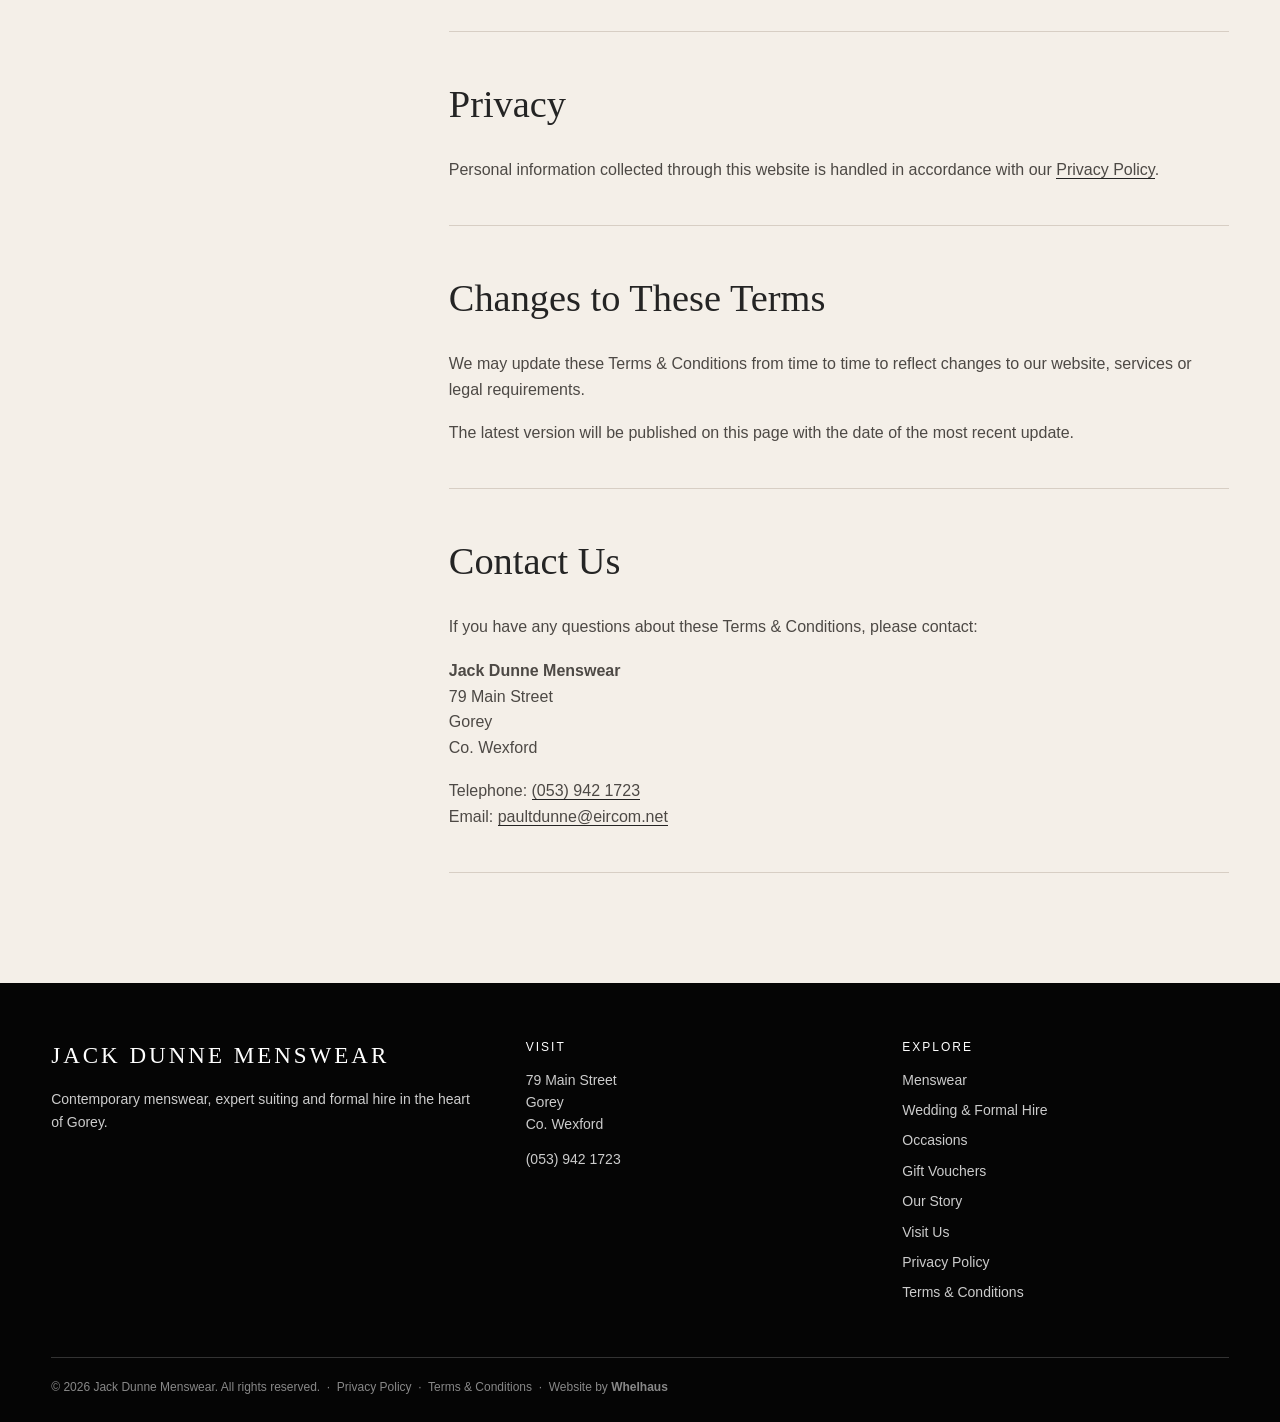
<file: terms.html>
<!DOCTYPE html>
<html lang="en">
<head>
  <meta charset="UTF-8">
  <meta name="viewport" content="width=device-width, initial-scale=1.0">

  <title>Terms & Conditions | Jack Dunne Menswear Gorey</title>

  <meta
    name="description"
    content="Read the terms and conditions for Jack Dunne Menswear, including website use, enquiries, formal hire and gift vouchers."
  >

  <meta name="robots" content="index, follow">

  <link rel="stylesheet" href="css/style.css">
</head>

<body>

  <header class="site-header">
    <div class="container header-inner">

      <a href="./" class="brand" aria-label="Jack Dunne Menswear Home">
        <div class="brand-mark">JD</div>

        <div class="brand-text">
          <strong>JACK DUNNE MENSWEAR</strong>
          <small>MENSWEAR · FORMAL HIRE · GOREY</small>
        </div>
      </a>

      <button class="menu-toggle" aria-label="Open navigation menu" aria-expanded="false">
        ☰
      </button>

      <nav class="main-nav">
        <a href="./">Home</a>
        <a href="menswear.html">Menswear</a>
        <a href="weddings.html">Wedding &amp; Formal Hire</a>
        <a href="occasions.html">Occasions</a>
        <a href="about.html">Our Story</a>
        <a href="vouchers.html">Gift Vouchers</a>
        <a href="contact.html">Visit Us</a>
        <a href="contact.html" class="nav-button">Contact</a>
      </nav>

    </div>
  </header>


  <main>

    <section class="legal-hero">
      <div class="container">
        <span class="eyebrow">Jack Dunne Menswear</span>
        <h1>Terms &amp; Conditions</h1>
        <p>
          Information about using our website, enquiries, formal hire
          and gift vouchers.
        </p>
      </div>
    </section>


    <section class="legal-section">
      <div class="container legal-layout">

        <aside class="legal-sidebar">
          <span class="section-label">Terms</span>

          <p>
            Last updated:<br>
            September 2026
          </p>

          <p>
            Jack Dunne Menswear<br>
            79 Main Street<br>
            Gorey<br>
            Co. Wexford
          </p>

          <p>
            <a href="tel:+353539421723">(053) 942 1723</a><br>
            <a href="mailto:paultdunne@eircom.net">paultdunne@eircom.net</a>
          </p>
        </aside>


        <article class="legal-content">

          <p class="legal-intro">
            These Terms &amp; Conditions apply to the use of the Jack Dunne
            Menswear website and to services offered through the website.
            By using this website, you agree to these terms.
          </p>


          <section class="legal-block">
            <h2>About Jack Dunne Menswear</h2>

            <p>
              Jack Dunne Menswear is an independent menswear retailer based at
              79 Main Street, Gorey, Co. Wexford, Ireland.
            </p>

            <p>
              We offer menswear, suits, occasion wear, wedding and formal hire
              services and related retail services.
            </p>
          </section>


          <section class="legal-block">
            <h2>Website Information</h2>

            <p>
              We aim to ensure that information on this website is accurate and
              up to date. However, product ranges, brands, services, prices,
              availability and other details may change from time to time.
            </p>

            <p>
              Information shown on the website is provided for general
              information and does not necessarily constitute a binding offer
              or guarantee of availability.
            </p>
          </section>


          <section class="legal-block">
            <h2>Enquiries</h2>

            <p>
              Submitting an enquiry through this website does not create a
              booking, reservation or contract.
            </p>

            <p>
              Wedding, formal hire and other enquiries are subject to
              availability and confirmation by Jack Dunne Menswear.
            </p>

            <p>
              Where an appointment, fitting or service is required, any
              arrangements will be confirmed directly with you.
            </p>
          </section>


          <section class="legal-block">
            <h2>Wedding and Formal Hire</h2>

            <p>
              Wedding and formal hire services are subject to availability,
              fitting requirements, garment availability and any specific
              booking conditions agreed with you.
            </p>

            <p>
              Customers should allow sufficient time for fittings, alterations
              and collection arrangements.
            </p>

            <p>
              Specific prices, deposits, cancellation terms, collection dates
              and return requirements will be confirmed as part of the booking
              process where applicable.
            </p>
          </section>


          <section class="legal-block">
            <h2>Gift Vouchers</h2>

            <p>
              Jack Dunne Menswear may offer physical and digital gift vouchers.
            </p>

            <p>
              Online gift voucher purchasing is not currently active on this
              website. When online purchasing is introduced, additional
              payment and fulfilment information will be displayed as part of
              the checkout process.
            </p>

            <p>
              Gift vouchers may be used towards eligible purchases from Jack
              Dunne Menswear, subject to any conditions stated on the voucher
              or at the time of purchase.
            </p>

            <p>
              Voucher values, validity periods, redemption rules and any
              restrictions will be clearly stated when the voucher is issued
              or purchased.
            </p>

            <p>
              Unless otherwise required by law, gift vouchers are not intended
              to be exchangeable for cash.
            </p>
          </section>


          <section class="legal-block">
            <h2>Lost or Stolen Gift Vouchers</h2>

            <p>
              Customers should keep physical and digital vouchers secure.
            </p>

            <p>
              Where a voucher is lost, stolen or used without permission,
              please contact Jack Dunne Menswear as soon as possible.
            </p>

            <p>
              Replacement of a voucher may only be possible where we can
              verify the original purchase and confirm that the voucher has
              not already been redeemed.
            </p>
          </section>


          <section class="legal-block">
            <h2>Online Payments</h2>

            <p>
              When online payment functionality is introduced, payments may be
              processed by Stripe or another secure third-party payment
              provider.
            </p>

            <p>
              Payment providers may apply their own terms and privacy
              practices to the processing of payment information.
            </p>

            <p>
              Jack Dunne Menswear will not store full payment card details on
              this website.
            </p>
          </section>


          <section class="legal-block">
            <h2>Pricing</h2>

            <p>
              We aim to ensure that prices displayed or quoted are accurate.
              Where an error is identified, we reserve the right to correct
              the error before confirming a transaction or booking.
            </p>

            <p>
              Prices and offers may change without notice unless a price has
              already been formally agreed as part of a confirmed transaction
              or booking.
            </p>
          </section>


          <section class="legal-block">
            <h2>Availability</h2>

            <p>
              All products, sizes, colours, brands, hire garments and services
              are subject to availability.
            </p>

            <p>
              Displaying a product, brand or service on this website does not
              guarantee that it is currently available in store.
            </p>
          </section>


          <section class="legal-block">
            <h2>Returns and Consumer Rights</h2>

            <p>
              Nothing in these Terms &amp; Conditions is intended to limit or
              exclude any rights you may have under Irish or European consumer
              law.
            </p>

            <p>
              Any applicable returns, refunds or remedies will be handled in
              accordance with your statutory rights and the circumstances of
              the purchase.
            </p>
          </section>


          <section class="legal-block">
            <h2>Website Use</h2>

            <p>
              You may use this website for lawful personal and business
              purposes connected with Jack Dunne Menswear.
            </p>

            <p>
              You must not attempt to interfere with the operation, security
              or availability of the website or use it for unlawful or
              fraudulent purposes.
            </p>
          </section>


          <section class="legal-block">
            <h2>Copyright and Content</h2>

            <p>
              Unless otherwise stated, website content, branding, text and
              design belong to Jack Dunne Menswear or are used with appropriate
              permission.
            </p>

            <p>
              You may not reproduce or commercially use website content
              without permission, except where permitted by law.
            </p>
          </section>


          <section class="legal-block">
            <h2>External Links</h2>

            <p>
              This website may contain links to third-party websites or
              services. We are not responsible for the content, availability
              or practices of external websites.
            </p>
          </section>


          <section class="legal-block">
            <h2>Liability</h2>

            <p>
              We take reasonable care in maintaining this website but cannot
              guarantee that it will always be available, uninterrupted or
              free from errors.
            </p>

            <p>
              Nothing in these terms excludes or limits liability where it
              would be unlawful to do so.
            </p>
          </section>


          <section class="legal-block">
            <h2>Privacy</h2>

            <p>
              Personal information collected through this website is handled
              in accordance with our
              <a href="privacy.html">Privacy Policy</a>.
            </p>
          </section>


          <section class="legal-block">
            <h2>Changes to These Terms</h2>

            <p>
              We may update these Terms &amp; Conditions from time to time to
              reflect changes to our website, services or legal requirements.
            </p>

            <p>
              The latest version will be published on this page with the date
              of the most recent update.
            </p>
          </section>


          <section class="legal-block">
            <h2>Contact Us</h2>

            <p>
              If you have any questions about these Terms &amp; Conditions,
              please contact:
            </p>

            <p>
              <strong>Jack Dunne Menswear</strong><br>
              79 Main Street<br>
              Gorey<br>
              Co. Wexford
            </p>

            <p>
              Telephone:
              <a href="tel:+353539421723">(053) 942 1723</a><br>

              Email:
              <a href="mailto:paultdunne@eircom.net">
                paultdunne@eircom.net
              </a>
            </p>
          </section>

        </article>

      </div>
    </section>

  </main>


  <footer class="site-footer">
    <div class="container">

      <div class="footer-grid">

        <div>
          <p class="footer-title">JACK DUNNE MENSWEAR</p>

          <p class="footer-copy">
            Contemporary menswear, expert suiting and formal hire
            in the heart of Gorey.
          </p>
        </div>


        <div>
          <p class="footer-heading">Visit</p>

          <p class="footer-copy">
            79 Main Street<br>
            Gorey<br>
            Co. Wexford
          </p>

          <p class="footer-copy" style="margin-top:12px;">
            <a href="tel:+353539421723">(053) 942 1723</a>
          </p>
        </div>


        <div>
          <p class="footer-heading">Explore</p>

          <div class="footer-links">
            <a href="menswear.html">Menswear</a>
            <a href="weddings.html">Wedding &amp; Formal Hire</a>
            <a href="occasions.html">Occasions</a>
            <a href="vouchers.html">Gift Vouchers</a>
            <a href="about.html">Our Story</a>
            <a href="contact.html">Visit Us</a>
            <a href="privacy.html">Privacy Policy</a>
            <a href="terms.html">Terms &amp; Conditions</a>
          </div>
        </div>

      </div>


     <div class="footer-bottom">
  <p>
    &copy; 2026 Jack Dunne Menswear. All rights reserved.
    &nbsp;·&nbsp;
    <a href="privacy.html">Privacy Policy</a>
    &nbsp;·&nbsp;
    <a href="terms.html">Terms &amp; Conditions</a>
    &nbsp;·&nbsp;
    Website by
    <a
      href="https://whelhaus.ie"
      target="_blank"
      rel="noopener"
      class="whelhaus-credit"
    >Whelhaus</a>
  </p>
</div>

    </div>
  </footer>


  <div class="mobile-actions">
    <a href="tel:+353539421723">Call</a>

    <a
      href="https://www.google.com/maps/search/?api=1&query=Jack+Dunne+Menswear+79+Main+Street+Gorey+Wexford"
      target="_blank"
      rel="noopener"
    >
      Directions
    </a>

    <a href="vouchers.html">Vouchers</a>
  </div>


  <script src="js/main.js"></script>

</body>
</html>
</file>
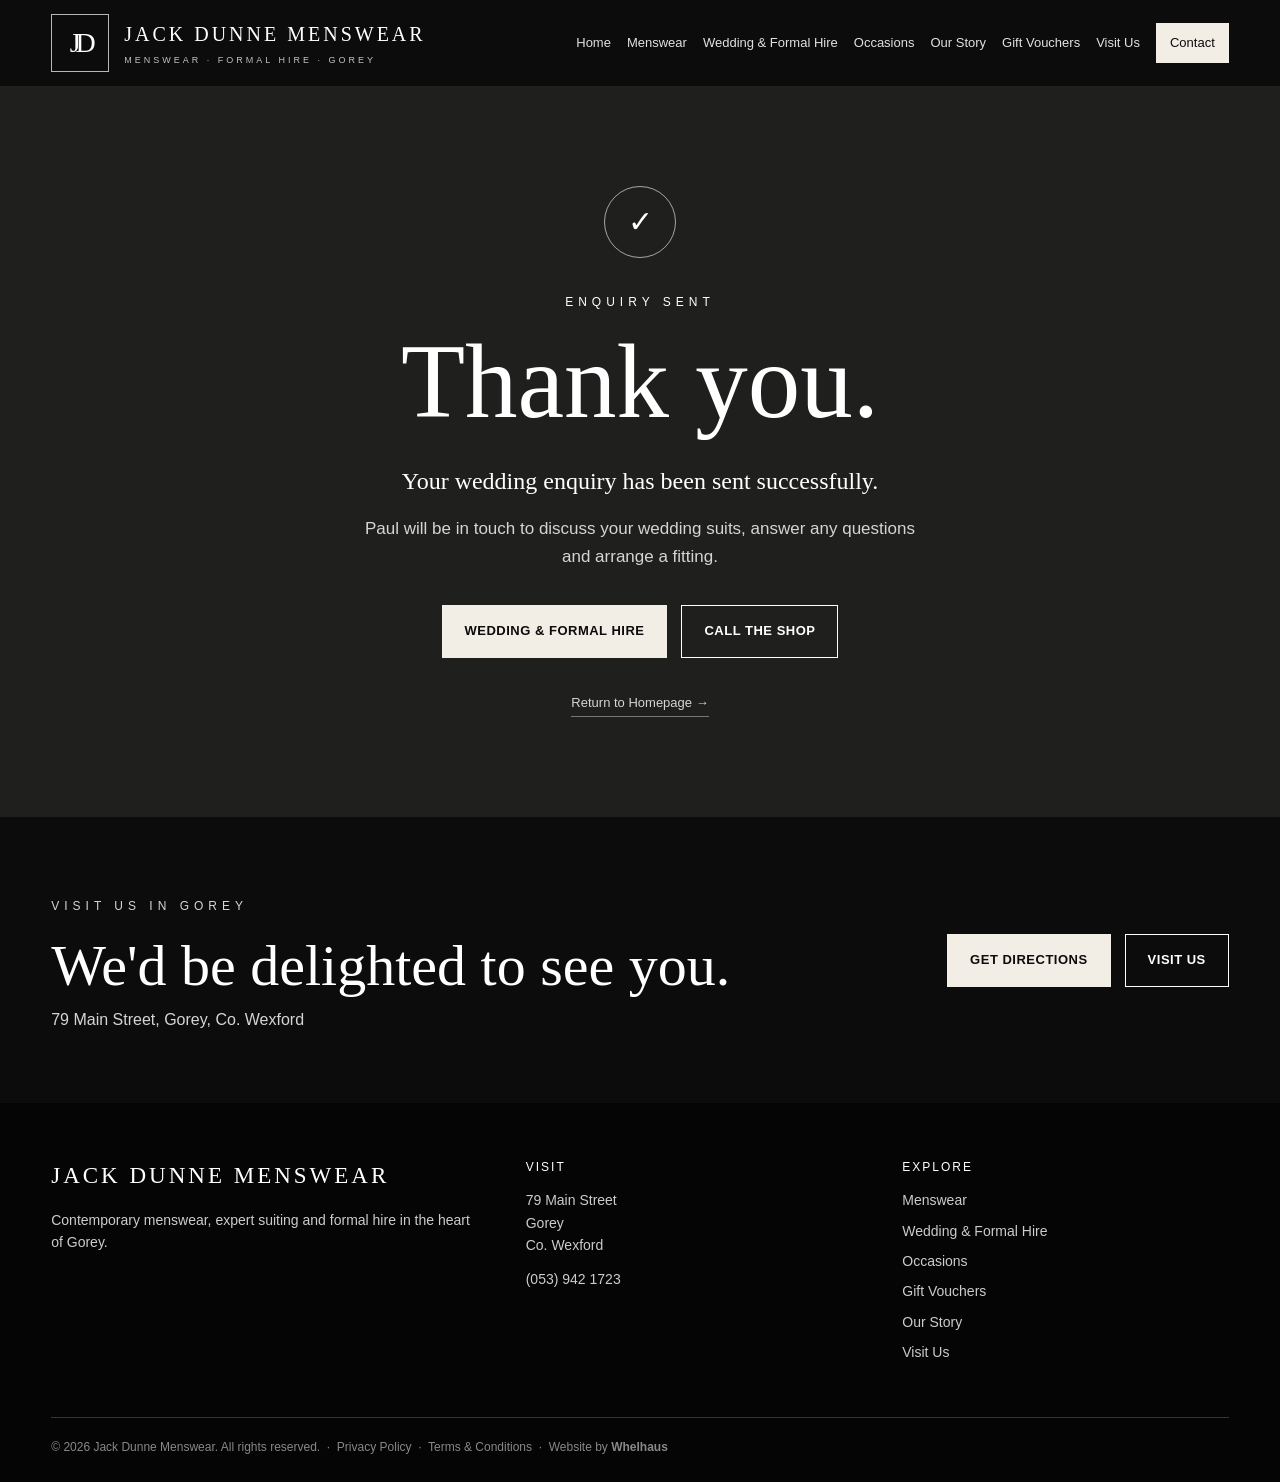
<file: thank-you.html>
<!DOCTYPE html>
<html lang="en">
<head>

  <meta charset="UTF-8">

  <meta
    name="viewport"
    content="width=device-width, initial-scale=1.0"
  >

  <title>Thank You | Jack Dunne Menswear</title>

  <meta
    name="robots"
    content="noindex, nofollow"
  >

  <link
    rel="stylesheet"
    href="css/style.css"
  >

</head>

<body>

<!-- ========================================
     HEADER
========================================= -->

<header class="site-header">

  <div class="container header-inner">

    <a
      href="./"
      class="brand"
      aria-label="Jack Dunne Menswear Home"
    >

      <div class="brand-mark">JD</div>

      <div class="brand-text">

        <strong>JACK DUNNE MENSWEAR</strong>

        <small>
          MENSWEAR · FORMAL HIRE · GOREY
        </small>

      </div>

    </a>


    <button
      class="menu-toggle"
      aria-label="Open navigation menu"
      aria-expanded="false"
    >
      ☰
    </button>


    <nav class="main-nav">

      <a href="./">
        Home
      </a>

      <a href="menswear.html">
        Menswear
      </a>

      <a href="weddings.html">
        Wedding &amp; Formal Hire
      </a>

      <a href="occasions.html">
        Occasions
      </a>

      <a href="about.html">
        Our Story
      </a>

      <a href="vouchers.html">
        Gift Vouchers
      </a>

      <a href="contact.html">
        Visit Us
      </a>

      <a
        href="contact.html"
        class="nav-button"
      >
        Contact
      </a>

    </nav>

  </div>

</header>


<main>

  <section class="thank-you-section">

    <div class="container">

      <div class="thank-you-content">

        <div class="thank-you-mark">
          ✓
        </div>

        <p class="eyebrow">
          Enquiry Sent
        </p>

        <h1>
          Thank you.
        </h1>

        <p class="thank-you-lead">
          Your wedding enquiry has been sent successfully.
        </p>

        <p class="thank-you-copy">
          Paul will be in touch to discuss your wedding suits,
          answer any questions and arrange a fitting.
        </p>


        <div class="button-row thank-you-buttons">

          <a href="weddings.html" class="btn btn-light">
            Wedding &amp; Formal Hire
          </a>

          <a href="tel:+353539421723" class="btn">
            Call The Shop
          </a>

        </div>


        <a href="index.html" class="thank-you-home">
          Return to Homepage →
        </a>

      </div>

    </div>

  </section>


  <section class="visit-strip">

    <div class="container visit-inner">

      <div>
        <p class="eyebrow">Visit Us In Gorey</p>

        <h2>
          We'd be delighted to see you.
        </h2>

        <p>
          79 Main Street, Gorey, Co. Wexford
        </p>
      </div>


      <div class="button-row">

        <a
          href="https://www.google.com/maps/search/?api=1&query=Jack+Dunne+Menswear+79+Main+Street+Gorey+Wexford"
          target="_blank"
          rel="noopener"
          class="btn btn-light"
        >
          Get Directions
        </a>

        <a href="contact.html" class="btn">
          Visit Us
        </a>

      </div>

    </div>

  </section>

</main>


<footer class="site-footer">
  <div class="container">

    <div class="footer-grid">

      <div>
        <p class="footer-title">JACK DUNNE MENSWEAR</p>

        <p class="footer-copy">
          Contemporary menswear, expert suiting and formal hire
          in the heart of Gorey.
        </p>
      </div>

      <div>
        <p class="footer-heading">Visit</p>

        <p class="footer-copy">
          79 Main Street<br>
          Gorey<br>
          Co. Wexford
        </p>

        <p class="footer-copy" style="margin-top:12px;">
          <a href="tel:+353539421723">(053) 942 1723</a>
        </p>
      </div>

      <div>
        <p class="footer-heading">Explore</p>

        <div class="footer-links">
          <a href="menswear.html">Menswear</a>
          <a href="weddings.html">Wedding &amp; Formal Hire</a>
          <a href="occasions.html">Occasions</a>
          <a href="vouchers.html">Gift Vouchers</a>
          <a href="about.html">Our Story</a>
          <a href="contact.html">Visit Us</a>
        </div>
      </div>

    </div>

    <div class="footer-bottom">
  <p>
    &copy; 2026 Jack Dunne Menswear. All rights reserved.
    &nbsp;·&nbsp;
    <a href="privacy.html">Privacy Policy</a>
    &nbsp;·&nbsp;
    <a href="terms.html">Terms &amp; Conditions</a>
    &nbsp;·&nbsp;
    Website by
    <a
      href="https://whelhaus.ie"
      target="_blank"
      rel="noopener"
      class="whelhaus-credit"
    >Whelhaus</a>
  </p>
</div>
</footer>


<div class="mobile-actions">
  <a href="tel:+353539421723">Call</a>

  <a
    href="https://www.google.com/maps/search/?api=1&query=Jack+Dunne+Menswear+79+Main+Street+Gorey+Wexford"
    target="_blank"
    rel="noopener"
  >
    Directions
  </a>

  <a href="vouchers.html">Vouchers</a>
</div>


<script src="js/main.js"></script>

</body>
</html>
</file>
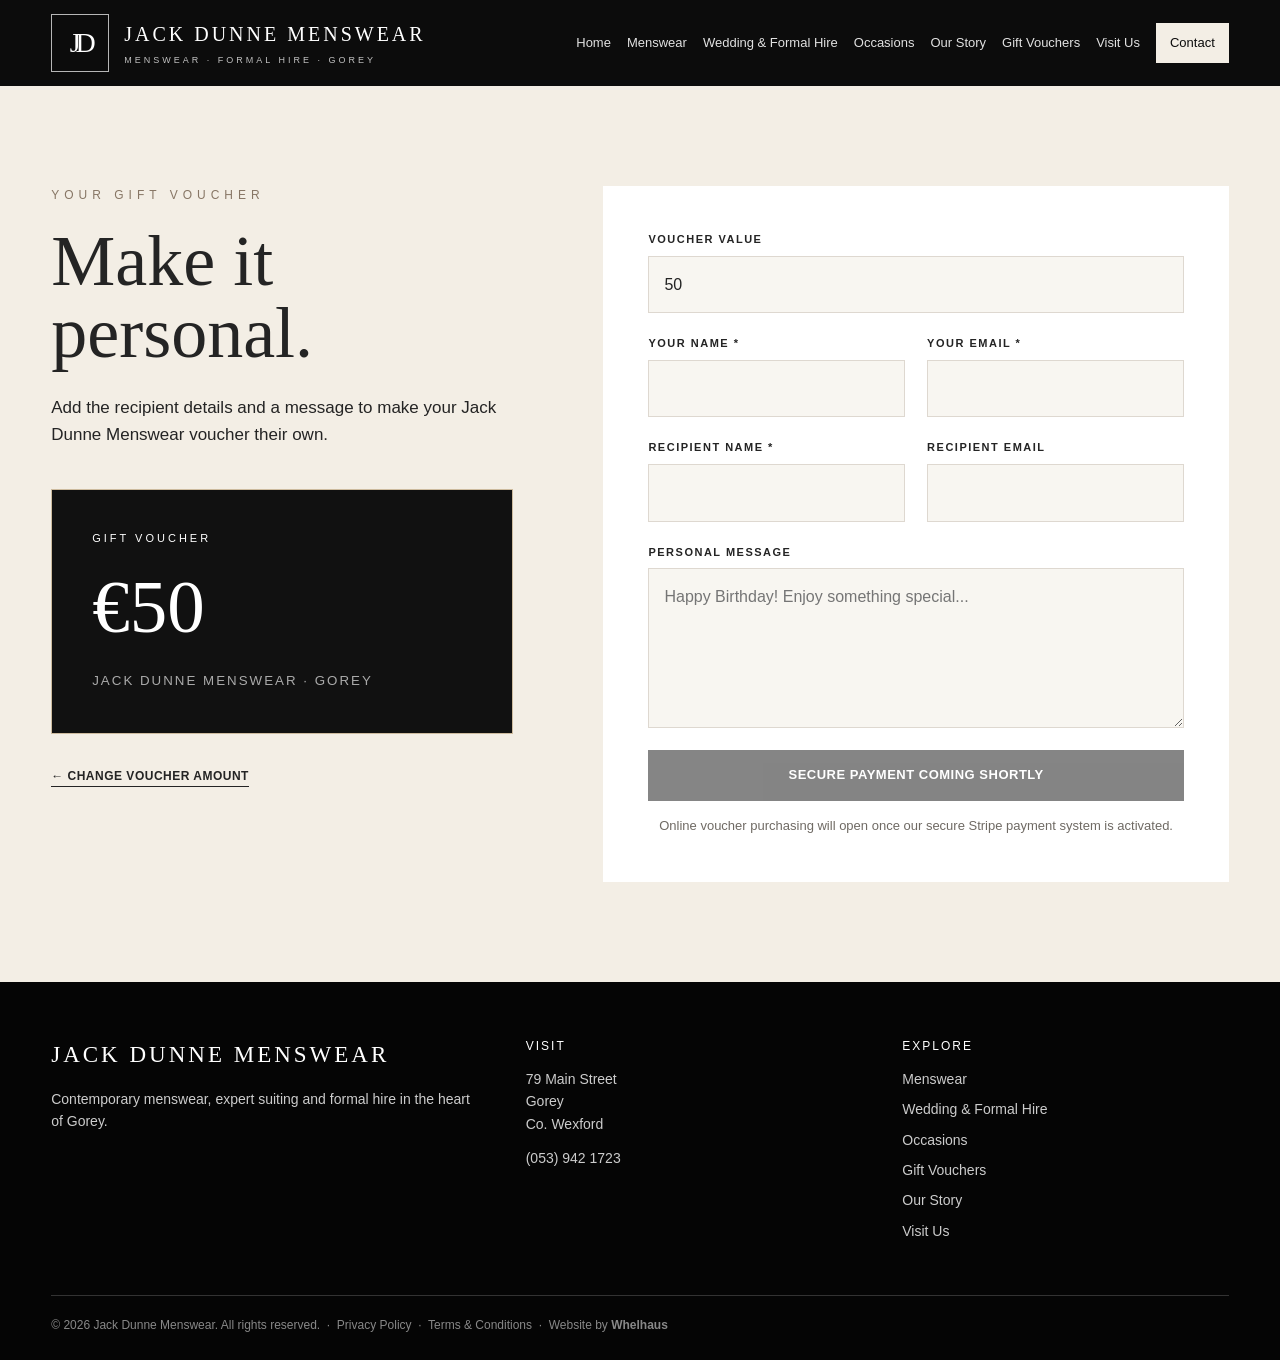
<file: voucher-checkout.html>
<!DOCTYPE html>
<html lang="en">
<head>

  <meta charset="UTF-8">

  <meta
    name="viewport"
    content="width=device-width, initial-scale=1.0"
  >

  <title>Personalise Your Gift Voucher | Jack Dunne Menswear</title>

  <meta
    name="robots"
    content="noindex, nofollow"
  >

  <link
    rel="stylesheet"
    href="css/style.css"
  >

</head>

<body>

<!-- ========================================
     HEADER
========================================= -->

<header class="site-header">

  <div class="container header-inner">

    <a
      href="./"
      class="brand"
      aria-label="Jack Dunne Menswear Home"
    >

      <div class="brand-mark">JD</div>

      <div class="brand-text">

        <strong>JACK DUNNE MENSWEAR</strong>

        <small>
          MENSWEAR · FORMAL HIRE · GOREY
        </small>

      </div>

    </a>


    <button
      class="menu-toggle"
      aria-label="Open navigation menu"
      aria-expanded="false"
    >
      ☰
    </button>


    <nav class="main-nav">

      <a href="./">
        Home
      </a>

      <a href="menswear.html">
        Menswear
      </a>

      <a href="weddings.html">
        Wedding &amp; Formal Hire
      </a>

      <a href="occasions.html">
        Occasions
      </a>

      <a href="about.html">
        Our Story
      </a>

      <a href="vouchers.html">
        Gift Vouchers
      </a>

      <a href="contact.html">
        Visit Us
      </a>

      <a
        href="contact.html"
        class="nav-button"
      >
        Contact
      </a>

    </nav>

  </div>

</header>


<main>

  <section class="voucher-checkout-section">

    <div class="container voucher-checkout-grid">

      <div class="voucher-order-summary">

        <p class="eyebrow dark-eyebrow">
          Your Gift Voucher
        </p>

        <h1>
          Make it personal.
        </h1>

        <p>
          Add the recipient details and a message to make your
          Jack Dunne Menswear voucher their own.
        </p>


        <div class="checkout-voucher-card">

          <span>
            Gift Voucher
          </span>

          <strong id="voucher-display-amount">
            €100
          </strong>

          <small>
            JACK DUNNE MENSWEAR · GOREY
          </small>

        </div>


        <a href="vouchers.html#choose-voucher" class="text-link">
          ← Change Voucher Amount
        </a>

      </div>


      <div class="voucher-details-box">

        <form id="voucher-details-form">

          <div class="form-grid">

            <div class="form-group full-width">
              <label for="voucher-amount">Voucher Value</label>

              <input
                type="number"
                id="voucher-amount"
                name="voucher_amount"
                min="10"
                step="5"
                required
              >
            </div>


            <div class="form-group">
              <label for="buyer-name">Your Name *</label>

              <input
                type="text"
                id="buyer-name"
                name="buyer_name"
                autocomplete="name"
                required
              >
            </div>


            <div class="form-group">
              <label for="buyer-email">Your Email *</label>

              <input
                type="email"
                id="buyer-email"
                name="buyer_email"
                autocomplete="email"
                required
              >
            </div>


            <div class="form-group">
              <label for="recipient-name">Recipient Name *</label>

              <input
                type="text"
                id="recipient-name"
                name="recipient_name"
                required
              >
            </div>


            <div class="form-group">
              <label for="recipient-email">Recipient Email</label>

              <input
                type="email"
                id="recipient-email"
                name="recipient_email"
              >
            </div>


            <div class="form-group full-width">
              <label for="voucher-message">Personal Message</label>

              <textarea
                id="voucher-message"
                name="voucher_message"
                rows="5"
                maxlength="250"
                placeholder="Happy Birthday! Enjoy something special..."
              ></textarea>
            </div>


            <div class="form-group full-width">

              <button
                class="btn btn-dark form-button voucher-payment-button"
                type="submit"
                disabled
              >
                Secure Payment Coming Shortly
              </button>

              <p class="voucher-payment-note">
                Online voucher purchasing will open once our secure
                Stripe payment system is activated.
              </p>

            </div>

          </div>

        </form>

      </div>

    </div>

  </section>

</main>


<footer class="site-footer">
  <div class="container">

    <div class="footer-grid">

      <div>
        <p class="footer-title">JACK DUNNE MENSWEAR</p>

        <p class="footer-copy">
          Contemporary menswear, expert suiting and formal hire
          in the heart of Gorey.
        </p>
      </div>

      <div>
        <p class="footer-heading">Visit</p>

        <p class="footer-copy">
          79 Main Street<br>
          Gorey<br>
          Co. Wexford
        </p>

        <p class="footer-copy" style="margin-top:12px;">
          <a href="tel:+353539421723">(053) 942 1723</a>
        </p>
      </div>

      <div>
        <p class="footer-heading">Explore</p>

        <div class="footer-links">
          <a href="menswear.html">Menswear</a>
          <a href="weddings.html">Wedding &amp; Formal Hire</a>
          <a href="occasions.html">Occasions</a>
          <a href="vouchers.html">Gift Vouchers</a>
          <a href="about.html">Our Story</a>
          <a href="contact.html">Visit Us</a>
        </div>
      </div>

    </div>

    <div class="footer-bottom">
  <p>
    &copy; 2026 Jack Dunne Menswear. All rights reserved.
    &nbsp;·&nbsp;
    <a href="privacy.html">Privacy Policy</a>
    &nbsp;·&nbsp;
    <a href="terms.html">Terms &amp; Conditions</a>
    &nbsp;·&nbsp;
    Website by
    <a
      href="https://whelhaus.ie"
      target="_blank"
      rel="noopener"
      class="whelhaus-credit"
    >Whelhaus</a>
  </p>
</div>
</footer>


<div class="mobile-actions">
  <a href="tel:+353539421723">Call</a>

  <a
    href="https://www.google.com/maps/search/?api=1&query=Jack+Dunne+Menswear+79+Main+Street+Gorey+Wexford"
    target="_blank"
    rel="noopener"
  >
    Directions
  </a>

  <a href="vouchers.html">Vouchers</a>
</div>


<script src="js/main.js"></script>

</body>
</html>
</file>
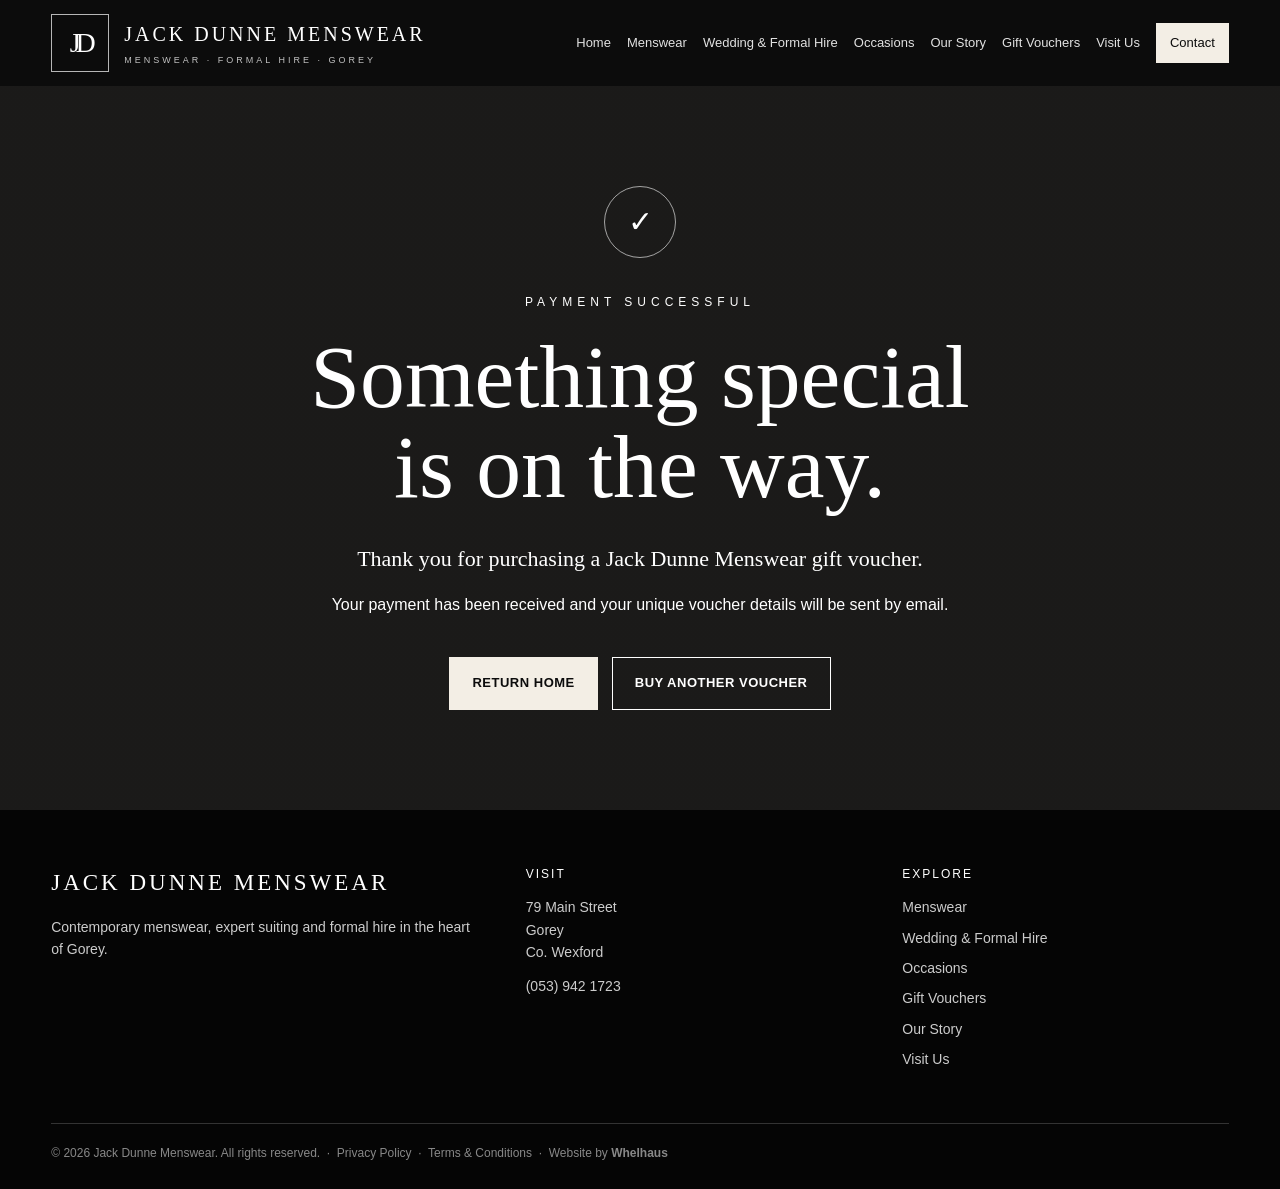
<file: voucher-success.html>
<!DOCTYPE html>
<html lang="en">
<head>

  <meta charset="UTF-8">

  <meta
    name="viewport"
    content="width=device-width, initial-scale=1.0"
  >

  <title>Your Gift Voucher | Jack Dunne Menswear</title>

  <meta
    name="robots"
    content="noindex, nofollow"
  >

  <link
    rel="stylesheet"
    href="css/style.css"
  >

</head>

<body>

<!-- ========================================
     HEADER
========================================= -->

<header class="site-header">

  <div class="container header-inner">

    <a
      href="./"
      class="brand"
      aria-label="Jack Dunne Menswear Home"
    >

      <div class="brand-mark">JD</div>

      <div class="brand-text">

        <strong>JACK DUNNE MENSWEAR</strong>

        <small>
          MENSWEAR · FORMAL HIRE · GOREY
        </small>

      </div>

    </a>


    <button
      class="menu-toggle"
      aria-label="Open navigation menu"
      aria-expanded="false"
    >
      ☰
    </button>


    <nav class="main-nav">

      <a href="./">
        Home
      </a>

      <a href="menswear.html">
        Menswear
      </a>

      <a href="weddings.html">
        Wedding &amp; Formal Hire
      </a>

      <a href="occasions.html">
        Occasions
      </a>

      <a href="about.html">
        Our Story
      </a>

      <a href="vouchers.html">
        Gift Vouchers
      </a>

      <a href="contact.html">
        Visit Us
      </a>

      <a
        href="contact.html"
        class="nav-button"
      >
        Contact
      </a>

    </nav>

  </div>

</header>


<main>

  <section class="voucher-success-section">

    <div class="container">

      <div class="voucher-success-content">

        <div class="thank-you-mark">
          ✓
        </div>

        <p class="eyebrow">
          Payment Successful
        </p>

        <h1>
          Something special<br>
          is on the way.
        </h1>

        <p class="voucher-success-lead">
          Thank you for purchasing a Jack Dunne Menswear gift voucher.
        </p>

        <p>
          Your payment has been received and your unique
          voucher details will be sent by email.
        </p>


        <div class="button-row voucher-success-buttons">

          <a href="index.html" class="btn btn-light">
            Return Home
          </a>

          <a href="vouchers.html" class="btn">
            Buy Another Voucher
          </a>

        </div>

      </div>

    </div>

  </section>

</main>


<footer class="site-footer">
  <div class="container">

    <div class="footer-grid">

      <div>
        <p class="footer-title">JACK DUNNE MENSWEAR</p>

        <p class="footer-copy">
          Contemporary menswear, expert suiting and formal hire
          in the heart of Gorey.
        </p>
      </div>

      <div>
        <p class="footer-heading">Visit</p>

        <p class="footer-copy">
          79 Main Street<br>
          Gorey<br>
          Co. Wexford
        </p>

        <p class="footer-copy" style="margin-top:12px;">
          <a href="tel:+353539421723">(053) 942 1723</a>
        </p>
      </div>

      <div>
        <p class="footer-heading">Explore</p>

        <div class="footer-links">
          <a href="menswear.html">Menswear</a>
          <a href="weddings.html">Wedding &amp; Formal Hire</a>
          <a href="occasions.html">Occasions</a>
          <a href="vouchers.html">Gift Vouchers</a>
          <a href="about.html">Our Story</a>
          <a href="contact.html">Visit Us</a>
        </div>
      </div>

    </div>

    <div class="footer-bottom">
  <p>
    &copy; 2026 Jack Dunne Menswear. All rights reserved.
    &nbsp;·&nbsp;
    <a href="privacy.html">Privacy Policy</a>
    &nbsp;·&nbsp;
    <a href="terms.html">Terms &amp; Conditions</a>
    &nbsp;·&nbsp;
    Website by
    <a
      href="https://whelhaus.ie"
      target="_blank"
      rel="noopener"
      class="whelhaus-credit"
    >Whelhaus</a>
  </p>
</div>
</footer>


<div class="mobile-actions">
  <a href="tel:+353539421723">Call</a>

  <a
    href="https://www.google.com/maps/search/?api=1&query=Jack+Dunne+Menswear+79+Main+Street+Gorey+Wexford"
    target="_blank"
    rel="noopener"
  >
    Directions
  </a>

  <a href="vouchers.html">Vouchers</a>
</div>


<script src="js/main.js"></script>

</body>
</html>
</file>
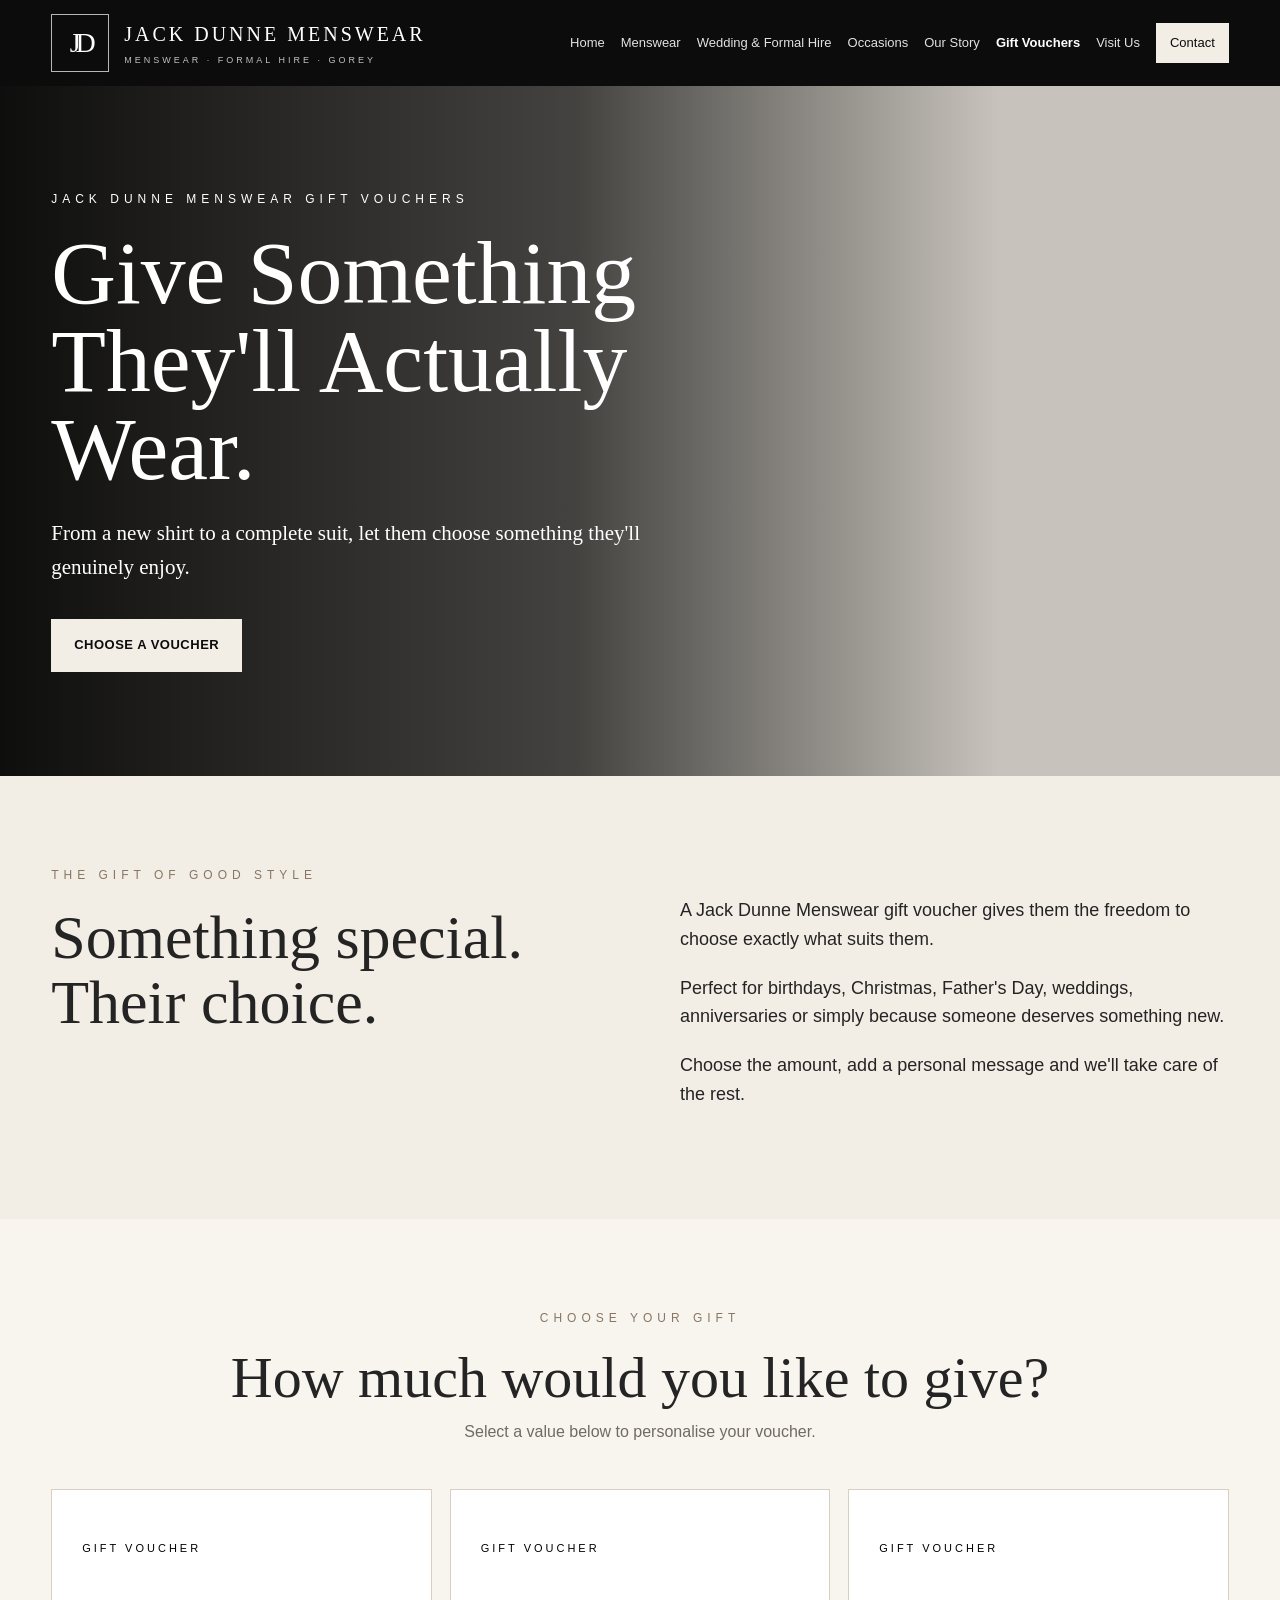
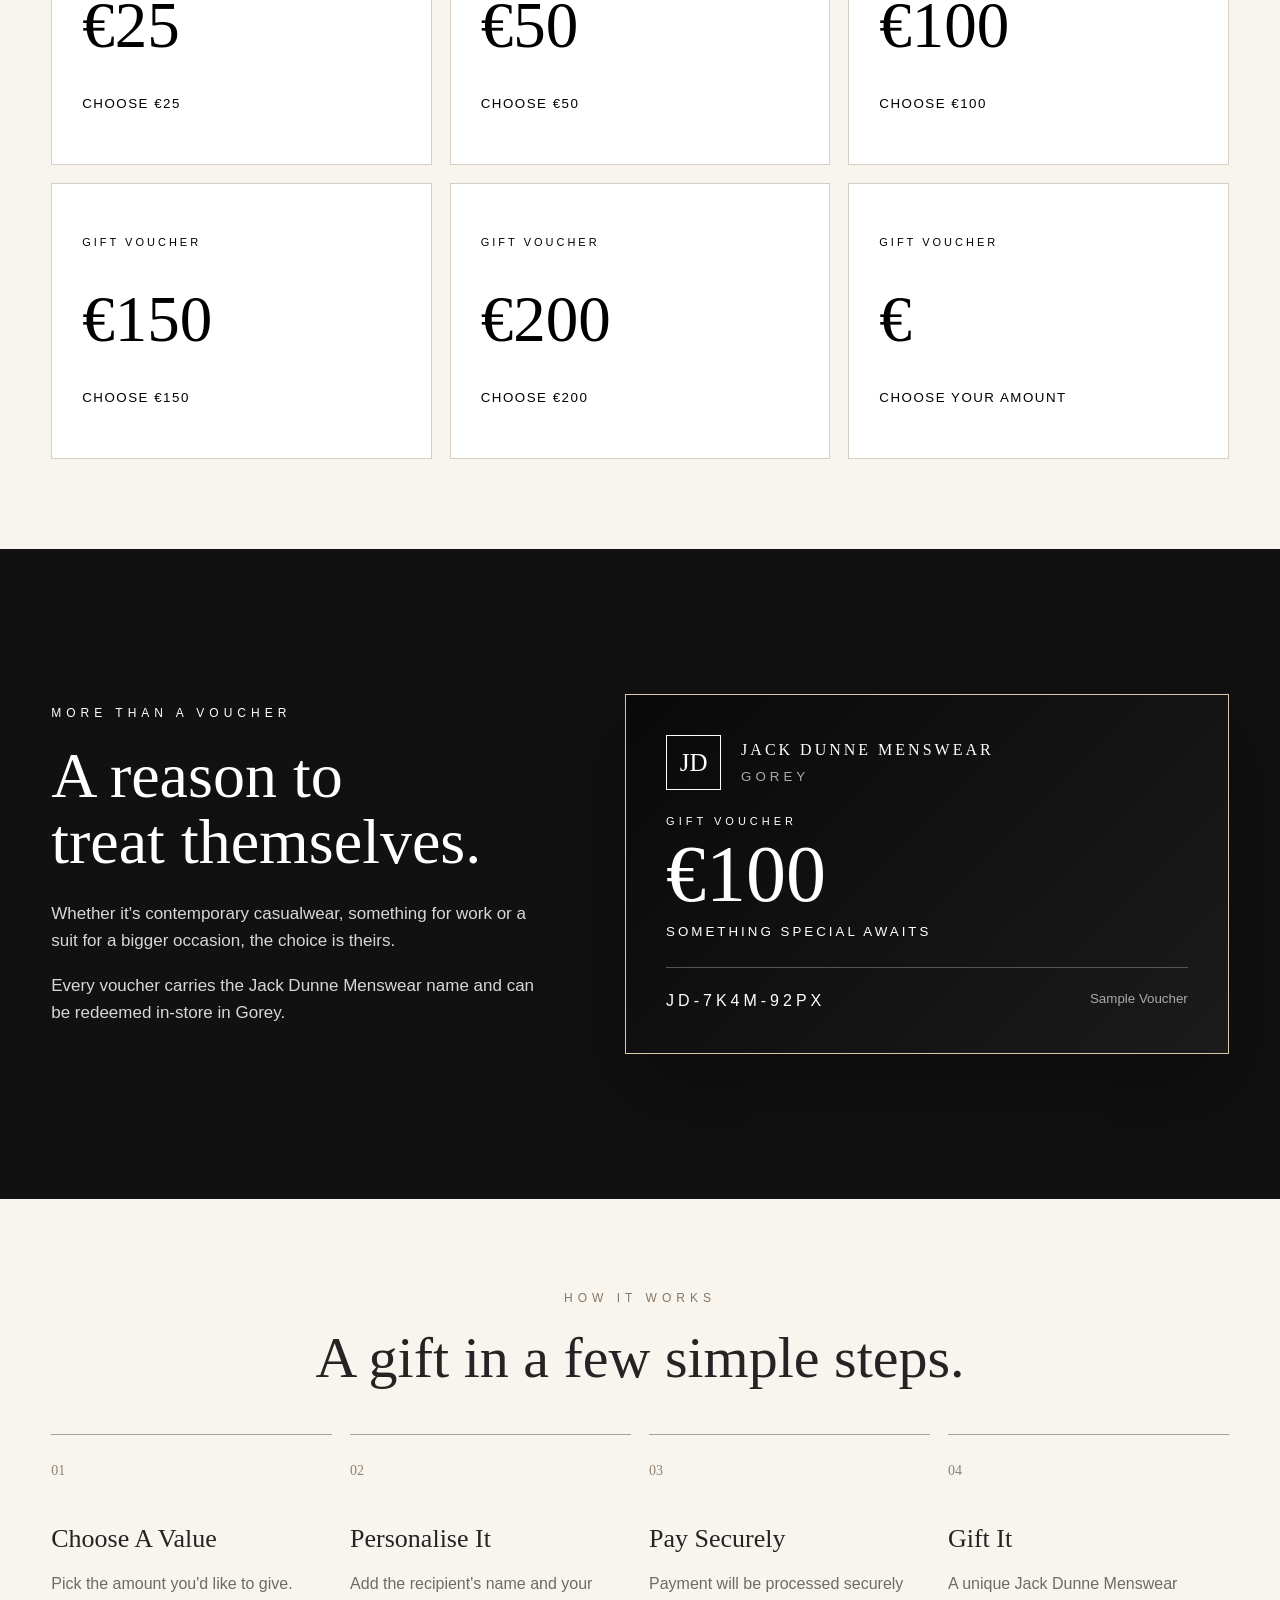
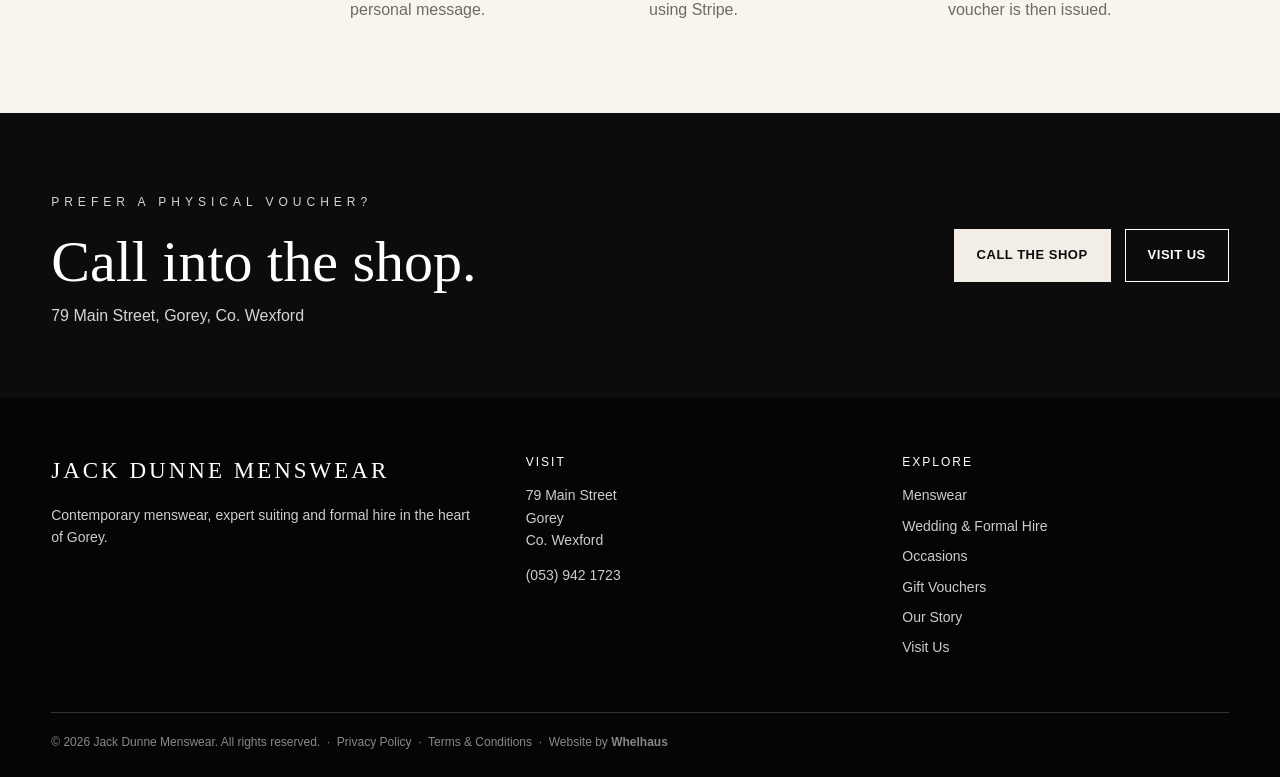
<file: vouchers.html>
<!DOCTYPE html>
<html lang="en">
<head>

  <meta charset="UTF-8">

  <meta
    name="viewport"
    content="width=device-width, initial-scale=1.0"
  >

  <title>Menswear Gift Vouchers Gorey | Jack Dunne Menswear</title>

  <meta
    name="description"
    content="Give a Jack Dunne Menswear gift voucher for quality menswear, suits and accessories at our Main Street store in Gorey."
  >

  <meta
    name="robots"
    content="index, follow"
  >

  <!--
  <link
    rel="canonical"
    href="https://www.jackdunneandson.com/vouchers.html"
  >
  -->

  <meta
    property="og:title"
    content="Gift Vouchers | Jack Dunne Menswear"
  >

  <meta
    property="og:description"
    content="Give something they'll actually wear with a Jack Dunne Menswear gift voucher."
  >

  <meta
    property="og:type"
    content="website"
  >

  <meta
    property="og:site_name"
    content="Jack Dunne Menswear"
  >

  <meta
    name="twitter:card"
    content="summary_large_image"
  >

  <link
    rel="stylesheet"
    href="css/style.css"
  >

</head>

<body>

<!-- ========================================
     HEADER
========================================= -->

<header class="site-header">

  <div class="container header-inner">

    <a
      href="./"
      class="brand"
      aria-label="Jack Dunne Menswear Home"
    >

      <div class="brand-mark">JD</div>

      <div class="brand-text">

        <strong>JACK DUNNE MENSWEAR</strong>

        <small>
          MENSWEAR · FORMAL HIRE · GOREY
        </small>

      </div>

    </a>


    <button
      class="menu-toggle"
      aria-label="Open navigation menu"
      aria-expanded="false"
    >
      ☰
    </button>


    <nav class="main-nav">

      <a href="./">
        Home
      </a>

      <a href="menswear.html">
        Menswear
      </a>

      <a href="weddings.html">
        Wedding &amp; Formal Hire
      </a>

      <a href="occasions.html">
        Occasions
      </a>

      <a href="about.html">
        Our Story
      </a>

      <a href="vouchers.html">
        Gift Vouchers
      </a>

      <a href="contact.html">
        Visit Us
      </a>

      <a
        href="contact.html"
        class="nav-button"
      >
        Contact
      </a>

    </nav>

  </div>

</header>


<main>

  <section class="voucher-hero">

    <div class="container">

      <div class="voucher-hero-content">

        <p class="eyebrow">
          Jack Dunne Menswear Gift Vouchers
        </p>

        <h1>
          Give Something<br>
          They'll Actually Wear.
        </h1>

        <p>
          From a new shirt to a complete suit, let them choose
          something they'll genuinely enjoy.
        </p>

        <a href="#choose-voucher" class="btn btn-light">
          Choose A Voucher
        </a>

      </div>

    </div>

  </section>


  <section class="intro-section">

    <div class="container intro-grid">

      <div>
        <p class="eyebrow dark-eyebrow">
          The Gift Of Good Style
        </p>

        <h2>
          Something special.<br>
          Their choice.
        </h2>
      </div>


      <div class="intro-copy">

        <p>
          A Jack Dunne Menswear gift voucher gives them the freedom
          to choose exactly what suits them.
        </p>

        <p>
          Perfect for birthdays, Christmas, Father's Day,
          weddings, anniversaries or simply because someone
          deserves something new.
        </p>

        <p>
          Choose the amount, add a personal message and we'll
          take care of the rest.
        </p>

      </div>

    </div>

  </section>


  <section class="voucher-values" id="choose-voucher">

    <div class="container">

      <div class="section-heading-centre">

        <p class="eyebrow dark-eyebrow">
          Choose Your Gift
        </p>

        <h2>
          How much would you like to give?
        </h2>

        <p>
          Select a value below to personalise your voucher.
        </p>

      </div>


      <div class="voucher-value-grid">

        <button class="voucher-value-card" data-voucher-amount="25" type="button">
          <span>Gift Voucher</span>
          <strong>€25</strong>
          <small>Choose €25</small>
        </button>

        <button class="voucher-value-card" data-voucher-amount="50" type="button">
          <span>Gift Voucher</span>
          <strong>€50</strong>
          <small>Choose €50</small>
        </button>

        <button class="voucher-value-card" data-voucher-amount="100" type="button">
          <span>Gift Voucher</span>
          <strong>€100</strong>
          <small>Choose €100</small>
        </button>

        <button class="voucher-value-card" data-voucher-amount="150" type="button">
          <span>Gift Voucher</span>
          <strong>€150</strong>
          <small>Choose €150</small>
        </button>

        <button class="voucher-value-card" data-voucher-amount="200" type="button">
          <span>Gift Voucher</span>
          <strong>€200</strong>
          <small>Choose €200</small>
        </button>

        <button class="voucher-value-card voucher-custom-card" data-voucher-amount="custom" type="button">
          <span>Gift Voucher</span>
          <strong>€</strong>
          <small>Choose Your Amount</small>
        </button>

      </div>

    </div>

  </section>


  <section class="voucher-editorial">

    <div class="container voucher-editorial-grid">

      <div class="voucher-editorial-copy">

        <p class="eyebrow">
          More Than A Voucher
        </p>

        <h2>
          A reason to<br>
          treat themselves.
        </h2>

        <p>
          Whether it's contemporary casualwear, something for
          work or a suit for a bigger occasion, the choice is theirs.
        </p>

        <p>
          Every voucher carries the Jack Dunne Menswear name
          and can be redeemed in-store in Gorey.
        </p>

      </div>


      <div class="voucher-visual">

        <div class="voucher-preview-card">

          <div class="voucher-preview-top">

            <div class="voucher-preview-logo">
              JD
            </div>

            <div>
              <strong>JACK DUNNE MENSWEAR</strong>
              <small>GOREY</small>
            </div>

          </div>


          <div class="voucher-preview-middle">
            <span>GIFT VOUCHER</span>
            <strong>€100</strong>
            <small>SOMETHING SPECIAL AWAITS</small>
          </div>


          <div class="voucher-preview-bottom">
            <span>JD-7K4M-92PX</span>
            <small>Sample Voucher</small>
          </div>

        </div>

      </div>

    </div>

  </section>


  <section class="wedding-steps">

    <div class="container">

      <div class="section-heading-centre">

        <p class="eyebrow dark-eyebrow">
          How It Works
        </p>

        <h2>
          A gift in a few simple steps.
        </h2>

      </div>


      <div class="steps-grid">

        <article class="step-card">
          <span>01</span>
          <h3>Choose A Value</h3>
          <p>Pick the amount you'd like to give.</p>
        </article>

        <article class="step-card">
          <span>02</span>
          <h3>Personalise It</h3>
          <p>Add the recipient's name and your personal message.</p>
        </article>

        <article class="step-card">
          <span>03</span>
          <h3>Pay Securely</h3>
          <p>Payment will be processed securely using Stripe.</p>
        </article>

        <article class="step-card">
          <span>04</span>
          <h3>Gift It</h3>
          <p>A unique Jack Dunne Menswear voucher is then issued.</p>
        </article>

      </div>

    </div>

  </section>


  <section class="visit-strip">

    <div class="container visit-inner">

      <div>
        <p class="eyebrow">
          Prefer A Physical Voucher?
        </p>

        <h2>
          Call into the shop.
        </h2>

        <p>
          79 Main Street, Gorey, Co. Wexford
        </p>
      </div>


      <div class="button-row">
        <a href="tel:+353539421723" class="btn btn-light">
          Call The Shop
        </a>

        <a href="contact.html" class="btn">
          Visit Us
        </a>
      </div>

    </div>

  </section>

</main>


<footer class="site-footer">
  <div class="container">

    <div class="footer-grid">

      <div>
        <p class="footer-title">JACK DUNNE MENSWEAR</p>

        <p class="footer-copy">
          Contemporary menswear, expert suiting and formal hire
          in the heart of Gorey.
        </p>
      </div>

      <div>
        <p class="footer-heading">Visit</p>

        <p class="footer-copy">
          79 Main Street<br>
          Gorey<br>
          Co. Wexford
        </p>

        <p class="footer-copy" style="margin-top:12px;">
          <a href="tel:+353539421723">(053) 942 1723</a>
        </p>
      </div>

      <div>
        <p class="footer-heading">Explore</p>

        <div class="footer-links">
          <a href="menswear.html">Menswear</a>
          <a href="weddings.html">Wedding &amp; Formal Hire</a>
          <a href="occasions.html">Occasions</a>
          <a href="vouchers.html">Gift Vouchers</a>
          <a href="about.html">Our Story</a>
          <a href="contact.html">Visit Us</a>
        </div>
      </div>

    </div>

   <div class="footer-bottom">
  <p>
    &copy; 2026 Jack Dunne Menswear. All rights reserved.
    &nbsp;·&nbsp;
    <a href="privacy.html">Privacy Policy</a>
    &nbsp;·&nbsp;
    <a href="terms.html">Terms &amp; Conditions</a>
    &nbsp;·&nbsp;
    Website by
    <a
      href="https://whelhaus.ie"
      target="_blank"
      rel="noopener"
      class="whelhaus-credit"
    >Whelhaus</a>
  </p>
</div>

  </div>
</footer>


<div class="mobile-actions">
  <a href="tel:+353539421723">Call</a>

  <a
    href="https://www.google.com/maps/search/?api=1&query=Jack+Dunne+Menswear+79+Main+Street+Gorey+Wexford"
    target="_blank"
    rel="noopener"
  >
    Directions
  </a>

  <a href="vouchers.html">Vouchers</a>
</div>


<script src="js/main.js"></script>

</body>
</html>
</file>
<file: css/style.css>
:root {
  --black: #0c0c0c;
  --charcoal: #171717;
  --cream: #f3eee5;
  --white: #ffffff;
  --stone: #d8cdbf;
  --text: #242424;
  --muted: #6f6a64;
  --max-width: 1240px;
}


/* ========================================
   RESET / GLOBAL
======================================== */

* {
  box-sizing: border-box;
  margin: 0;
  padding: 0;
}

html {
  scroll-behavior: smooth;
}

body {
  font-family: Arial, Helvetica, sans-serif;
  background: var(--cream);
  color: var(--text);
  line-height: 1.6;
}

img {
  width: 100%;
  display: block;
}

a {
  color: inherit;
  text-decoration: none;
}

button,
input,
textarea {
  font: inherit;
}

.container {
  width: min(92%, var(--max-width));
  margin: 0 auto;
}


/* ========================================
   HEADER / NAVIGATION
======================================== */

.site-header {
  background: var(--black);
  color: var(--white);
  position: sticky;
  top: 0;
  z-index: 1000;
}

.header-inner {
  min-height: 86px;
  display: flex;
  align-items: center;
  justify-content: space-between;
  gap: 24px;
}

.brand {
  display: flex;
  align-items: center;
  gap: 15px;
  flex-shrink: 0;
}

.brand-mark {
  width: 58px;
  height: 58px;
  border: 1px solid rgba(255, 255, 255, 0.7);
  display: grid;
  place-items: center;
  font-family: Georgia, "Times New Roman", serif;
  font-size: 28px;
  letter-spacing: -5px;
}

.brand-text strong {
  display: block;
  font-family: Georgia, "Times New Roman", serif;
  font-size: 20px;
  letter-spacing: 3px;
  font-weight: 400;
  white-space: nowrap;
}

.brand-text small {
  display: block;
  margin-top: 3px;
  font-size: 9px;
  letter-spacing: 3px;
  text-transform: uppercase;
  opacity: 0.75;
  white-space: nowrap;
}

.main-nav {
  display: flex;
  align-items: center;
  gap: 16px;
  font-size: 13px;
}

.main-nav a {
  opacity: 0.88;
  transition: opacity 0.2s ease;
  white-space: nowrap;
}

.main-nav a:hover {
  opacity: 1;
}

.nav-button {
  background: var(--cream);
  color: var(--black);
  padding: 10px 14px;
  opacity: 1 !important;
}

.menu-toggle {
  display: none;
  background: none;
  border: 0;
  color: white;
  font-size: 28px;
  cursor: pointer;
}


/* ========================================
   SHARED TYPOGRAPHY / BUTTONS
======================================== */

.eyebrow {
  text-transform: uppercase;
  letter-spacing: 5px;
  font-size: 12px;
  margin-bottom: 20px;
}

.dark-eyebrow {
  color: #877665;
}

.button-row {
  display: flex;
  flex-wrap: wrap;
  gap: 14px;
}

.btn {
  display: inline-block;
  padding: 15px 22px;
  border: 1px solid white;
  font-weight: 700;
  font-size: 13px;
  letter-spacing: 0.5px;
  text-transform: uppercase;
  transition:
    background 0.2s ease,
    color 0.2s ease,
    border-color 0.2s ease,
    opacity 0.2s ease;
}

.btn-light {
  background: var(--cream);
  color: var(--black);
  border-color: var(--cream);
}

.btn-dark {
  background: var(--black);
  color: white;
  border-color: var(--black);
}

.btn:hover {
  opacity: 0.9;
}

.text-link {
  display: inline-block;
  margin-top: 18px;
  border-bottom: 1px solid currentColor;
  font-weight: 700;
  font-size: 12px;
  text-transform: uppercase;
  letter-spacing: 0.5px;
}


/* ========================================
   HOME HERO
======================================== */

.hero {
  min-height: 680px;
  position: relative;
  display: flex;
  align-items: center;
  color: white;
  background:
    linear-gradient(
      90deg,
      rgba(0, 0, 0, 0.92) 0%,
      rgba(0, 0, 0, 0.7) 38%,
      rgba(0, 0, 0, 0.15) 70%
    ),
    url("https://images.unsplash.com/photo-1507679799987-c73779587ccf?auto=format&fit=crop&w=1800&q=85")
      center 25% / cover no-repeat;
}

.hero-content {
  max-width: 690px;
  padding: 95px 0;
}

.hero h1 {
  font-family: Georgia, "Times New Roman", serif;
  font-size: clamp(54px, 7vw, 92px);
  line-height: 0.98;
  font-weight: 400;
  margin-bottom: 25px;
}

.hero-copy {
  font-family: Georgia, "Times New Roman", serif;
  font-size: 22px;
  max-width: 610px;
  margin-bottom: 35px;
}


/* ========================================
   HOME SERVICES
======================================== */

.services {
  padding: 22px 0 70px;
  background: var(--cream);
}

.service-grid {
  display: grid;
  grid-template-columns: repeat(4, 1fr);
  gap: 16px;
}

.service-card {
  background: white;
  overflow: hidden;
}

.service-card img {
  height: 260px;
  object-fit: cover;
  transition: transform 0.4s ease;
}

.service-card:hover img {
  transform: scale(1.025);
}

.card-content {
  padding: 25px;
}

.card-content h2 {
  font-family: Georgia, "Times New Roman", serif;
  font-size: 27px;
  line-height: 1.1;
  font-weight: 400;
  margin-bottom: 12px;
}

.card-content p {
  color: var(--muted);
  min-height: 54px;
}


/* ========================================
   BRANDS
======================================== */

.brands {
  background: white;
  border-top: 1px solid #e4dfd7;
  border-bottom: 1px solid #e4dfd7;
  padding: 35px 0;
}

.brands-large {
  padding: 75px 0;
}

.brand-list {
  display: flex;
  justify-content: space-between;
  align-items: center;
  gap: 30px;
  flex-wrap: wrap;
  text-transform: uppercase;
  letter-spacing: 3px;
  color: #333;
  font-weight: 700;
  font-size: 13px;
}


/* ========================================
   STORY / GENERIC SPLIT
======================================== */

.story {
  padding: 90px 0;
  background: #f8f5ef;
}

.story-grid {
  display: grid;
  grid-template-columns: 1.05fr 1fr;
  align-items: center;
  gap: 70px;
}

.story-image img {
  height: 520px;
  object-fit: cover;
}

.story-copy .eyebrow {
  color: #887867;
}

.story-copy h2 {
  font-family: Georgia, "Times New Roman", serif;
  font-size: clamp(40px, 5vw, 62px);
  line-height: 1.05;
  font-weight: 400;
  margin-bottom: 25px;
}

.story-copy p {
  font-size: 17px;
  max-width: 600px;
  margin-bottom: 25px;
}


/* ========================================
   INTRO SECTIONS
======================================== */

.intro-section {
  background: var(--cream);
  padding: 90px 0;
}

.intro-grid {
  display: grid;
  grid-template-columns: 1fr 1fr;
  gap: 80px;
  align-items: start;
}

.intro-grid h2 {
  font-family: Georgia, "Times New Roman", serif;
  font-size: clamp(40px, 5vw, 62px);
  line-height: 1.05;
  font-weight: 400;
}

.intro-copy {
  padding-top: 30px;
}

.intro-copy p {
  font-size: 18px;
  margin-bottom: 20px;
  max-width: 560px;
}

.intro-copy .btn {
  margin-top: 10px;
}


/* ========================================
   SECTION HEADINGS
======================================== */

.section-heading-centre {
  text-align: center;
  margin-bottom: 45px;
}

.section-heading-centre h2 {
  font-family: Georgia, "Times New Roman", serif;
  font-weight: 400;
  font-size: clamp(40px, 5vw, 58px);
  line-height: 1.05;
  margin-bottom: 10px;
}

.section-heading-centre > p:last-child {
  color: var(--muted);
}


/* ========================================
   MENSWEAR
======================================== */

.menswear-hero {
  min-height: 620px;
  display: flex;
  align-items: center;
  color: white;
  background:
    linear-gradient(
      90deg,
      rgba(0, 0, 0, 0.9) 0%,
      rgba(0, 0, 0, 0.65) 42%,
      rgba(0, 0, 0, 0.12) 75%
    ),
    url("https://images.unsplash.com/photo-1617137968427-85924c800a22?auto=format&fit=crop&w=1800&q=85")
      center 30% / cover no-repeat;
}

.menswear-hero-content {
  max-width: 670px;
  padding: 100px 0;
}

.menswear-hero h1 {
  font-family: Georgia, "Times New Roman", serif;
  font-size: clamp(55px, 7vw, 90px);
  font-weight: 400;
  line-height: 0.98;
  margin-bottom: 25px;
}

.menswear-hero-content > p:not(.eyebrow) {
  font-family: Georgia, "Times New Roman", serif;
  font-size: 21px;
  max-width: 560px;
  margin-bottom: 35px;
}

.collection-section {
  padding: 0 0 90px;
  background: var(--cream);
}

.collection-grid {
  display: grid;
  grid-template-columns: repeat(3, 1fr);
  gap: 18px;
}

.collection-card {
  height: 500px;
  position: relative;
  overflow: hidden;
  background: #111;
}

.collection-card img {
  width: 100%;
  height: 100%;
  object-fit: cover;
  transition: transform 0.5s ease;
}

.collection-card:hover img {
  transform: scale(1.035);
}

.collection-card::after {
  content: "";
  position: absolute;
  inset: 0;
  background: linear-gradient(
    0deg,
    rgba(0, 0, 0, 0.88) 0%,
    rgba(0, 0, 0, 0.15) 58%,
    rgba(0, 0, 0, 0.05) 100%
  );
}

.collection-overlay {
  position: absolute;
  left: 28px;
  right: 28px;
  bottom: 28px;
  z-index: 2;
  color: white;
}

.collection-overlay p {
  font-size: 11px;
  letter-spacing: 3px;
  opacity: 0.7;
  margin-bottom: 7px;
}

.collection-overlay h2 {
  font-family: Georgia, "Times New Roman", serif;
  font-weight: 400;
  font-size: 31px;
  line-height: 1.1;
  margin-bottom: 8px;
}

.collection-overlay span {
  font-size: 14px;
  color: #ddd;
}


/* ========================================
   GENERIC FEATURE
======================================== */

.service-feature {
  background: var(--charcoal);
  color: white;
}

.service-feature-grid {
  display: grid;
  grid-template-columns: 1fr 1fr;
  min-height: 600px;
}

.service-feature-copy {
  padding: 90px 70px 90px 0;
  align-self: center;
}

.service-feature-copy h2 {
  font-family: Georgia, "Times New Roman", serif;
  font-size: clamp(42px, 5vw, 64px);
  font-weight: 400;
  line-height: 1.05;
  margin-bottom: 25px;
}

.service-feature-copy > p:not(.eyebrow) {
  color: #d5d5d5;
  font-size: 17px;
  max-width: 520px;
  margin-bottom: 18px;
}

.service-feature-copy .btn {
  margin-top: 18px;
}

.service-feature-image img {
  height: 100%;
  min-height: 600px;
  object-fit: cover;
}


/* ========================================
   WEDDINGS
======================================== */

.wedding-hero {
  min-height: 690px;
  display: flex;
  align-items: center;
  color: white;
  background:
    linear-gradient(
      90deg,
      rgba(0, 0, 0, 0.93) 0%,
      rgba(0, 0, 0, 0.65) 42%,
      rgba(0, 0, 0, 0.08) 78%
    ),
    url("https://images.unsplash.com/photo-1511285560929-80b456fea0bc?auto=format&fit=crop&w=1800&q=85")
      center 38% / cover no-repeat;
}

.wedding-hero-content {
  max-width: 720px;
  padding: 105px 0;
}

.wedding-hero h1 {
  font-family: Georgia, "Times New Roman", serif;
  font-size: clamp(56px, 7vw, 92px);
  line-height: 0.98;
  font-weight: 400;
  margin-bottom: 26px;
}

.wedding-hero-content > p:not(.eyebrow) {
  font-family: Georgia, "Times New Roman", serif;
  font-size: 22px;
  max-width: 620px;
  margin-bottom: 38px;
}

.wedding-feature-grid {
  padding: 0 0 90px;
  background: var(--cream);
}

.wedding-cards {
  display: grid;
  grid-template-columns: repeat(4, 1fr);
  gap: 16px;
}

.wedding-card {
  background: white;
  padding: 38px 30px;
  min-height: 290px;
}

.wedding-number {
  font-family: Georgia, "Times New Roman", serif;
  font-size: 15px;
  color: #9b8c7c;
  margin-bottom: 35px;
}

.wedding-card h2 {
  font-family: Georgia, "Times New Roman", serif;
  font-size: 30px;
  line-height: 1.05;
  font-weight: 400;
  margin-bottom: 18px;
}

.wedding-card p {
  color: var(--muted);
}

.wedding-editorial {
  background: var(--charcoal);
  color: white;
}

.wedding-editorial-grid {
  display: grid;
  grid-template-columns: 1fr 1fr;
  min-height: 650px;
}

.wedding-editorial-image img {
  width: 100%;
  height: 100%;
  min-height: 650px;
  object-fit: cover;
}

.wedding-editorial-copy {
  padding: 95px 0 95px 75px;
  align-self: center;
}

.wedding-editorial-copy h2 {
  font-family: Georgia, "Times New Roman", serif;
  font-size: clamp(45px, 5vw, 66px);
  line-height: 1.03;
  font-weight: 400;
  margin-bottom: 25px;
}

.wedding-editorial-copy > p:not(.eyebrow) {
  color: #d7d7d7;
  font-size: 17px;
  max-width: 520px;
  margin-bottom: 18px;
}

.wedding-editorial-copy .btn {
  margin-top: 18px;
}

.wedding-steps {
  background: #f8f5ef;
  padding: 90px 0;
}

.steps-grid {
  display: grid;
  grid-template-columns: repeat(4, 1fr);
  gap: 18px;
}

.step-card {
  border-top: 1px solid #aaa097;
  padding-top: 25px;
}

.step-card span {
  display: block;
  font-family: Georgia, "Times New Roman", serif;
  color: #8f8172;
  font-size: 14px;
  margin-bottom: 35px;
}

.step-card h3 {
  font-family: Georgia, "Times New Roman", serif;
  font-size: 26px;
  font-weight: 400;
  margin-bottom: 12px;
}

.step-card p {
  color: var(--muted);
}

.wedding-enquiry {
  padding: 95px 0;
  background: var(--cream);
}

.wedding-enquiry-grid {
  display: grid;
  grid-template-columns: 0.85fr 1.15fr;
  gap: 90px;
  align-items: start;
}

.wedding-enquiry-copy h2 {
  font-family: Georgia, "Times New Roman", serif;
  font-size: clamp(50px, 6vw, 75px);
  font-weight: 400;
  line-height: 1;
  margin-bottom: 25px;
}

.wedding-enquiry-copy > p:not(.eyebrow) {
  font-size: 17px;
  max-width: 470px;
  margin-bottom: 20px;
}

.enquiry-note {
  color: #7a7068;
  font-size: 13px !important;
  border-left: 2px solid #b9ac9f;
  padding-left: 15px;
  margin-top: 30px;
}

.wedding-form {
  background: white;
  padding: 45px;
}


/* ========================================
   FORMS
======================================== */

.form-grid {
  display: grid;
  grid-template-columns: repeat(2, 1fr);
  gap: 22px;
}

.form-group {
  display: flex;
  flex-direction: column;
}

.full-width {
  grid-column: 1 / -1;
}

.form-group label {
  font-size: 11px;
  text-transform: uppercase;
  letter-spacing: 1.5px;
  margin-bottom: 7px;
  font-weight: 700;
}

.form-group input,
.form-group textarea {
  width: 100%;
  background: #f8f6f1;
  border: 1px solid #ded8d0;
  padding: 15px;
  color: var(--text);
}

.form-group input:focus,
.form-group textarea:focus {
  outline: 1px solid #777;
}

.form-group textarea {
  resize: vertical;
}

.form-button {
  border: 0;
  cursor: pointer;
  width: 100%;
}


/* ========================================
   OCCASIONS
======================================== */

.occasion-hero {
  min-height: 650px;
  display: flex;
  align-items: center;
  color: white;
  background:
    linear-gradient(
      90deg,
      rgba(0, 0, 0, 0.92) 0%,
      rgba(0, 0, 0, 0.65) 42%,
      rgba(0, 0, 0, 0.12) 76%
    ),
    url("https://images.unsplash.com/photo-1617127365659-c47fa864d8bc?auto=format&fit=crop&w=1800&q=85")
      center 35% / cover no-repeat;
}

.occasion-hero-content {
  max-width: 700px;
  padding: 100px 0;
}

.occasion-hero h1 {
  font-family: Georgia, "Times New Roman", serif;
  font-size: clamp(55px, 7vw, 90px);
  line-height: 0.98;
  font-weight: 400;
  margin-bottom: 25px;
}

.occasion-hero-content > p:not(.eyebrow) {
  font-family: Georgia, "Times New Roman", serif;
  font-size: 21px;
  max-width: 590px;
  margin-bottom: 35px;
}

.occasion-section {
  background: var(--cream);
  padding: 0 0 90px;
}

.occasion-grid {
  display: grid;
  grid-template-columns: repeat(3, 1fr);
  gap: 18px;
}

.occasion-card {
  background: white;
  overflow: hidden;
}

.occasion-card img {
  height: 390px;
  object-fit: cover;
  transition: transform 0.45s ease;
}

.occasion-card:hover img {
  transform: scale(1.03);
}

.occasion-card-content {
  padding: 28px;
}

.occasion-number {
  color: #9b8c7c;
  font-family: Georgia, "Times New Roman", serif;
  font-size: 13px;
  letter-spacing: 2px;
  margin-bottom: 13px;
}

.occasion-card h2 {
  font-family: Georgia, "Times New Roman", serif;
  font-weight: 400;
  font-size: 31px;
  line-height: 1.05;
  margin-bottom: 14px;
}

.occasion-card-content > p:last-child {
  color: var(--muted);
}


/* ========================================
   ABOUT
======================================== */

.story-hero {
  min-height: 650px;
  display: flex;
  align-items: center;
  color: white;
  background:
    linear-gradient(
      90deg,
      rgba(0, 0, 0, 0.94) 0%,
      rgba(0, 0, 0, 0.7) 43%,
      rgba(0, 0, 0, 0.15) 76%
    ),
    url("https://images.unsplash.com/photo-1441986300917-64674bd600d8?auto=format&fit=crop&w=1800&q=85")
      center 45% / cover no-repeat;
}

.story-hero-content {
  max-width: 700px;
  padding: 100px 0;
}

.story-hero h1 {
  font-family: Georgia, "Times New Roman", serif;
  font-size: clamp(55px, 7vw, 90px);
  line-height: 0.98;
  font-weight: 400;
  margin-bottom: 25px;
}

.story-hero-content > p:not(.eyebrow) {
  font-family: Georgia, "Times New Roman", serif;
  font-size: 21px;
  max-width: 590px;
  margin-bottom: 35px;
}

.about-editorial {
  background: var(--charcoal);
  color: white;
}

.about-editorial-grid {
  display: grid;
  grid-template-columns: 1fr 1fr;
  min-height: 650px;
}

.about-editorial-image img {
  width: 100%;
  height: 100%;
  min-height: 650px;
  object-fit: cover;
}

.about-editorial-copy {
  padding: 95px 0 95px 75px;
  align-self: center;
}

.about-editorial-copy h2 {
  font-family: Georgia, "Times New Roman", serif;
  font-size: clamp(44px, 5vw, 65px);
  line-height: 1.03;
  font-weight: 400;
  margin-bottom: 25px;
}

.about-editorial-copy > p:not(.eyebrow) {
  color: #d7d7d7;
  font-size: 17px;
  max-width: 520px;
  margin-bottom: 18px;
}

.heritage-section {
  background: #f8f5ef;
  padding: 100px 0;
}

.heritage-grid {
  display: grid;
  grid-template-columns: 0.85fr 1.15fr;
  gap: 90px;
  align-items: center;
}

.heritage-year {
  font-family: Georgia, "Times New Roman", serif;
  font-size: clamp(100px, 15vw, 190px);
  line-height: 0.8;
  color: #d1c4b5;
  letter-spacing: -8px;
}

.heritage-copy h2 {
  font-family: Georgia, "Times New Roman", serif;
  font-size: clamp(42px, 5vw, 60px);
  line-height: 1.05;
  font-weight: 400;
  margin-bottom: 25px;
}

.heritage-copy > p:not(.eyebrow) {
  font-size: 17px;
  max-width: 560px;
  margin-bottom: 18px;
}

.about-values {
  background: white;
  padding: 90px 0;
}

.about-values-grid {
  display: grid;
  grid-template-columns: repeat(4, 1fr);
  gap: 18px;
  margin-top: 50px;
}

.about-value {
  border-top: 1px solid #aaa097;
  padding: 28px 15px 20px 0;
}

.about-value span {
  display: block;
  font-family: Georgia, "Times New Roman", serif;
  color: #9b8c7c;
  font-size: 14px;
  margin-bottom: 35px;
}

.about-value h3 {
  font-family: Georgia, "Times New Roman", serif;
  font-size: 26px;
  font-weight: 400;
  margin-bottom: 12px;
}

.about-value p {
  color: var(--muted);
}


/* ========================================
   CONTACT / VISIT
======================================== */

.contact-hero {
  min-height: 650px;
  display: flex;
  align-items: center;
  color: white;
  background:
    linear-gradient(
      90deg,
      rgba(0, 0, 0, 0.94) 0%,
      rgba(0, 0, 0, 0.72) 43%,
      rgba(0, 0, 0, 0.18) 75%
    ),
    url("https://images.unsplash.com/photo-1441984904996-e0b6ba687e04?auto=format&fit=crop&w=2000&q=85")
      center 45% / cover no-repeat;
}

.contact-hero-content {
  max-width: 700px;
  padding: 100px 0;
}

.contact-hero h1 {
  font-family: Georgia, "Times New Roman", serif;
  font-size: clamp(55px, 7vw, 90px);
  line-height: 0.98;
  font-weight: 400;
  margin-bottom: 25px;
}

.contact-hero-content > p:not(.eyebrow) {
  font-family: Georgia, "Times New Roman", serif;
  font-size: 21px;
  max-width: 590px;
  margin-bottom: 35px;
}

.contact-section {
  padding: 100px 0;
  background: var(--cream);
}

.contact-grid {
  display: grid;
  grid-template-columns: 0.9fr 1.1fr;
  gap: 100px;
}

.contact-intro h2 {
  font-family: Georgia, "Times New Roman", serif;
  font-size: clamp(44px, 5vw, 64px);
  line-height: 1.03;
  font-weight: 400;
  margin-bottom: 25px;
}

.contact-intro > p:not(.eyebrow) {
  font-size: 17px;
  max-width: 500px;
  margin-bottom: 18px;
}

.contact-details {
  border-top: 1px solid #b8afa5;
}

.contact-detail {
  display: grid;
  grid-template-columns: 55px 1fr;
  gap: 20px;
  padding: 30px 0;
  border-bottom: 1px solid #b8afa5;
}

.contact-detail > span {
  font-family: Georgia, "Times New Roman", serif;
  color: #9b8c7c;
  font-size: 13px;
}

.contact-detail h3 {
  font-family: Georgia, "Times New Roman", serif;
  font-size: 28px;
  font-weight: 400;
  margin-bottom: 10px;
}

.contact-detail p {
  color: var(--muted);
}


/* ========================================
   OPENING HOURS
======================================== */

.opening-hours {
  margin-top: 18px;
  max-width: 430px;
}

.opening-hours > div {
  display: flex;
  justify-content: space-between;
  gap: 30px;
  padding: 10px 0;
  border-bottom: 1px solid #d7cec4;
}

.opening-hours > div:last-child {
  border-bottom: 0;
}

.opening-hours span {
  color: var(--muted);
}

.opening-hours strong {
  font-weight: 600;
  text-align: right;
}


/* ========================================
   LOCATION FEATURE
======================================== */

.location-feature {
  background: var(--charcoal);
  color: white;
}

.location-feature-grid {
  display: grid;
  grid-template-columns: 1fr 1fr;
  min-height: 600px;
}

.location-block {
  align-self: center;
  padding: 90px 70px 90px 0;
}

.location-block h2 {
  font-family: Georgia, "Times New Roman", serif;
  font-size: clamp(45px, 5vw, 65px);
  line-height: 1.03;
  font-weight: 400;
  margin-bottom: 25px;
}

.location-block > p:not(.eyebrow) {
  color: #d5d5d5;
  font-size: 17px;
  max-width: 500px;
  margin-bottom: 30px;
}

.location-visual {
  min-height: 600px;
  display: grid;
  place-items: center;
  background:
    linear-gradient(rgba(0, 0, 0, 0.3), rgba(0, 0, 0, 0.3)),
        url("../images/jackdunnestreet.jpg")
      center / cover no-repeat;
}

.location-marker {
  background: rgba(12, 12, 12, 0.92);
  padding: 50px 55px;
  text-align: center;
  border: 1px solid rgba(255, 255, 255, 0.3);
}

.location-jd {
  width: 80px;
  height: 80px;
  display: grid;
  place-items: center;
  margin: 0 auto 22px;
  border: 1px solid white;
  font-family: Georgia, "Times New Roman", serif;
  font-size: 35px;
}

.location-marker p {
  font-family: Georgia, "Times New Roman", serif;
  font-size: 21px;
  letter-spacing: 2px;
}

.location-marker span {
  display: block;
  margin-top: 8px;
  color: #bbb;
  font-size: 13px;
}


/* ========================================
   CONTACT HELP
======================================== */

.contact-help {
  padding: 90px 0;
  background: #f8f5ef;
}

.contact-help-grid {
  display: grid;
  grid-template-columns: repeat(3, 1fr);
  gap: 18px;
  margin-top: 50px;
}

.contact-help-card {
  background: white;
  padding: 38px 30px;
  min-height: 310px;
  transition:
    transform 0.2s ease,
    box-shadow 0.2s ease;
}

.contact-help-card:hover {
  transform: translateY(-4px);
  box-shadow: 0 15px 35px rgba(0, 0, 0, 0.08);
}

.contact-help-card span {
  display: block;
  font-family: Georgia, "Times New Roman", serif;
  color: #9b8c7c;
  font-size: 14px;
  margin-bottom: 45px;
}

.contact-help-card h3 {
  font-family: Georgia, "Times New Roman", serif;
  font-size: 31px;
  line-height: 1.05;
  font-weight: 400;
  margin-bottom: 15px;
}

.contact-help-card p {
  color: var(--muted);
  margin-bottom: 25px;
}

.contact-help-card strong {
  font-size: 12px;
  text-transform: uppercase;
  letter-spacing: 0.7px;
}


/* ========================================
   VISIT STRIP
======================================== */

.visit-strip {
  background: var(--black);
  color: white;
  padding: 70px 0;
}

.visit-inner {
  display: flex;
  align-items: center;
  justify-content: space-between;
  gap: 40px;
}

.visit-inner h2 {
  font-family: Georgia, "Times New Roman", serif;
  font-size: clamp(38px, 5vw, 58px);
  font-weight: 400;
  line-height: 1.05;
}

.visit-inner p {
  margin-top: 10px;
  color: #d5d5d5;
}


/* ========================================
   GIFT VOUCHERS
======================================== */

.voucher-hero {
  min-height: 690px;
  display: flex;
  align-items: center;
  color: white;
  background:
    linear-gradient(
      90deg,
      rgba(0, 0, 0, 0.94) 0%,
      rgba(0, 0, 0, 0.72) 45%,
      rgba(0, 0, 0, 0.18) 78%
    ),
    url("https://images.unsplash.com/photo-1507679799987-c73779587ccf?auto=format&fit=crop&w=1800&q=85")
      center / cover no-repeat;
}

.voucher-hero-content {
  max-width: 720px;
  padding: 100px 0;
}

.voucher-hero h1 {
  font-family: Georgia, "Times New Roman", serif;
  font-size: clamp(55px, 7vw, 92px);
  line-height: 0.98;
  font-weight: 400;
  margin-bottom: 25px;
}

.voucher-hero-content > p:not(.eyebrow) {
  font-family: Georgia, "Times New Roman", serif;
  font-size: 21px;
  max-width: 590px;
  margin-bottom: 35px;
}

.voucher-values {
  background: #f8f5ef;
  padding: 90px 0;
}

.voucher-value-grid {
  display: grid;
  grid-template-columns: repeat(3, 1fr);
  gap: 18px;
}

.voucher-value-card {
  appearance: none;
  border: 1px solid #d7cec4;
  background: white;
  padding: 50px 30px;
  min-height: 260px;
  cursor: pointer;
  text-align: left;
  transition:
    transform 0.25s ease,
    box-shadow 0.25s ease,
    background 0.25s ease,
    color 0.25s ease;
}

.voucher-value-card:hover {
  transform: translateY(-5px);
  box-shadow: 0 15px 35px rgba(0, 0, 0, 0.08);
  background: #111;
  color: white;
}

.voucher-value-card span {
  display: block;
  text-transform: uppercase;
  letter-spacing: 3px;
  font-size: 11px;
  margin-bottom: 35px;
}

.voucher-value-card strong {
  display: block;
  font-family: Georgia, "Times New Roman", serif;
  font-size: 65px;
  line-height: 1;
  font-weight: 400;
}

.voucher-value-card small {
  display: block;
  margin-top: 35px;
  text-transform: uppercase;
  letter-spacing: 1.5px;
}

.voucher-editorial {
  background: #111;
  color: white;
}

.voucher-editorial-grid {
  display: grid;
  grid-template-columns: 0.9fr 1.1fr;
  gap: 80px;
  align-items: center;
  min-height: 650px;
}

.voucher-editorial-copy {
  padding: 90px 0;
}

.voucher-editorial-copy h2 {
  font-family: Georgia, "Times New Roman", serif;
  font-size: clamp(44px, 5vw, 65px);
  line-height: 1.03;
  font-weight: 400;
  margin-bottom: 25px;
}

.voucher-editorial-copy > p:not(.eyebrow) {
  color: #d7d7d7;
  font-size: 17px;
  max-width: 500px;
  margin-bottom: 18px;
}

.voucher-visual {
  display: flex;
  align-items: center;
  justify-content: center;
  padding: 70px 0;
}

.voucher-preview-card {
  width: 100%;
  max-width: 610px;
  min-height: 360px;
  border: 1px solid #d8c7a9;
  background: linear-gradient(135deg, #090909, #1b1b1b);
  padding: 40px;
  display: flex;
  flex-direction: column;
  justify-content: space-between;
  box-shadow: 0 35px 80px rgba(0, 0, 0, 0.35);
}

.voucher-preview-top {
  display: flex;
  align-items: center;
  gap: 20px;
}

.voucher-preview-logo {
  width: 55px;
  height: 55px;
  display: grid;
  place-items: center;
  border: 1px solid white;
  font-family: Georgia, "Times New Roman", serif;
  font-size: 25px;
}

.voucher-preview-top strong {
  display: block;
  font-family: Georgia, "Times New Roman", serif;
  letter-spacing: 3px;
  font-weight: 400;
}

.voucher-preview-top small {
  letter-spacing: 4px;
  color: #aaa;
}

.voucher-preview-middle span {
  display: block;
  text-transform: uppercase;
  letter-spacing: 4px;
  font-size: 11px;
}

.voucher-preview-middle strong {
  display: block;
  font-family: Georgia, "Times New Roman", serif;
  font-size: 80px;
  font-weight: 400;
  line-height: 1.1;
}

.voucher-preview-middle small {
  letter-spacing: 3px;
}

.voucher-preview-bottom {
  border-top: 1px solid #555;
  padding-top: 20px;
  display: flex;
  justify-content: space-between;
  gap: 25px;
}

.voucher-preview-bottom span {
  letter-spacing: 4px;
}

.voucher-preview-bottom small {
  color: #aaa;
}


/* ========================================
   VOUCHER CHECKOUT
======================================== */

.voucher-checkout-section {
  padding: 100px 0;
  background: var(--cream);
  min-height: 750px;
}

.voucher-checkout-grid {
  display: grid;
  grid-template-columns: 0.85fr 1.15fr;
  gap: 90px;
  align-items: start;
}

.voucher-order-summary h1 {
  font-family: Georgia, "Times New Roman", serif;
  font-size: clamp(48px, 6vw, 72px);
  line-height: 1;
  font-weight: 400;
  margin-bottom: 25px;
}

.voucher-order-summary > p:not(.eyebrow) {
  font-size: 17px;
  max-width: 480px;
}

.checkout-voucher-card {
  background: #111;
  color: white;
  border: 1px solid #cdbb9e;
  padding: 40px;
  margin: 40px 0 15px;
}

.checkout-voucher-card span {
  display: block;
  text-transform: uppercase;
  letter-spacing: 3px;
  font-size: 11px;
}

.checkout-voucher-card strong {
  display: block;
  font-family: Georgia, "Times New Roman", serif;
  font-size: 75px;
  font-weight: 400;
}

.checkout-voucher-card small {
  letter-spacing: 2px;
  color: #aaa;
}

.voucher-details-box {
  background: white;
  padding: 45px;
}

.voucher-payment-button:disabled {
  opacity: 0.5;
  cursor: not-allowed;
}

.voucher-payment-note {
  text-align: center;
  margin-top: 15px;
  color: var(--muted);
  font-size: 13px;
}


/* ========================================
   THANK YOU / SUCCESS
======================================== */

.thank-you-section {
  min-height: 720px;
  display: flex;
  align-items: center;
  text-align: center;
  color: white;
  padding: 100px 0;
  background:
    linear-gradient(rgba(0, 0, 0, 0.87), rgba(0, 0, 0, 0.87)),
    url("https://images.unsplash.com/photo-1617137968427-85924c800a22?auto=format&fit=crop&w=1800&q=85")
      center / cover no-repeat;
}

.thank-you-content {
  max-width: 760px;
  margin: 0 auto;
}

.thank-you-mark {
  width: 72px;
  height: 72px;
  border: 1px solid rgba(255, 255, 255, 0.6);
  border-radius: 50%;
  display: grid;
  place-items: center;
  margin: 0 auto 35px;
  font-family: Georgia, "Times New Roman", serif;
  font-size: 30px;
}

.thank-you-content h1 {
  font-family: Georgia, "Times New Roman", serif;
  font-size: clamp(65px, 9vw, 105px);
  font-weight: 400;
  line-height: 0.95;
  margin-bottom: 30px;
}

.thank-you-lead {
  font-family: Georgia, "Times New Roman", serif;
  font-size: 24px;
  margin-bottom: 15px;
}

.thank-you-copy {
  color: #d5d5d5;
  font-size: 17px;
  max-width: 570px;
  margin: 0 auto 35px;
}

.thank-you-buttons {
  justify-content: center;
  margin-top: 35px;
}

.thank-you-home {
  display: inline-block;
  margin-top: 35px;
  color: #d5d5d5;
  font-size: 13px;
  border-bottom: 1px solid #777;
  padding-bottom: 3px;
}

.thank-you-home:hover {
  color: white;
}

.voucher-success-section {
  min-height: 720px;
  display: flex;
  align-items: center;
  text-align: center;
  color: white;
  padding: 100px 0;
  background:
    linear-gradient(rgba(0, 0, 0, 0.89), rgba(0, 0, 0, 0.89)),
    url("https://images.unsplash.com/photo-1617137968427-85924c800a22?auto=format&fit=crop&w=1800&q=85")
      center / cover no-repeat;
}

.voucher-success-content {
  max-width: 760px;
  margin: 0 auto;
}

.voucher-success-content h1 {
  font-family: Georgia, "Times New Roman", serif;
  font-size: clamp(55px, 7vw, 90px);
  font-weight: 400;
  line-height: 1;
  margin-bottom: 30px;
}

.voucher-success-lead {
  font-family: Georgia, "Times New Roman", serif;
  font-size: 22px;
  margin-bottom: 15px;
}

.voucher-success-buttons {
  justify-content: center;
  margin-top: 40px;
}


/* ========================================
   FOOTER
======================================== */

.site-footer {
  background: #050505;
  color: white;
  padding: 55px 0 25px;
}

.footer-grid {
  display: grid;
  grid-template-columns: 1.3fr 1fr 1fr;
  gap: 50px;
}

.footer-title {
  font-family: Georgia, "Times New Roman", serif;
  font-size: 23px;
  letter-spacing: 3px;
  margin-bottom: 14px;
}

.footer-heading {
  font-size: 12px;
  text-transform: uppercase;
  letter-spacing: 2px;
  margin-bottom: 12px;
}

.footer-copy,
.footer-links a {
  color: #ccc;
  font-size: 14px;
}

.footer-links a {
  display: block;
  margin-bottom: 8px;
}

.footer-links a:hover {
  color: white;
}

.footer-bottom {
  border-top: 1px solid #333;
  margin-top: 45px;
  padding-top: 20px;
  font-size: 12px;
  color: #888;
}


/* ========================================
   MOBILE ACTION BAR
======================================== */

.mobile-actions {
  display: none;
}


/* ========================================
   RESPONSIVE:
   LARGE TABLET / SMALL DESKTOP
======================================== */

@media (max-width: 1180px) {

  .main-nav {
    gap: 12px;
    font-size: 12px;
  }

  .brand-text strong {
    font-size: 16px;
  }

}


/* ========================================
   RESPONSIVE:
   TABLET
======================================== */

@media (max-width: 950px) {

  .menu-toggle {
    display: block;
  }

  .main-nav {
    display: none;
    position: absolute;
    top: 86px;
    left: 0;
    right: 0;
    background: #0c0c0c;
    flex-direction: column;
    align-items: stretch;
    padding: 20px;
    gap: 0;
  }

  .main-nav.open {
    display: flex;
  }

  .main-nav a {
    padding: 15px 8px;
    border-bottom: 1px solid #292929;
    font-size: 14px;
  }

  .nav-button {
    margin-top: 12px;
    text-align: center;
    border-bottom: 0 !important;
  }

  .service-grid {
    grid-template-columns: repeat(2, 1fr);
  }

  .story-grid {
    grid-template-columns: 1fr;
    gap: 35px;
  }

  .story-image img {
    height: 420px;
  }

  .intro-grid {
    grid-template-columns: 1fr;
    gap: 25px;
  }

  .intro-copy {
    padding-top: 0;
  }

  .service-feature-grid {
    grid-template-columns: 1fr;
  }

  .service-feature-copy {
    padding: 70px 0;
  }

  .service-feature-image img {
    min-height: 450px;
    height: 450px;
  }

  .collection-grid {
    grid-template-columns: repeat(2, 1fr);
  }

  .wedding-cards {
    grid-template-columns: repeat(2, 1fr);
  }

  .wedding-editorial-grid {
    grid-template-columns: 1fr;
  }

  .wedding-editorial-image img {
    min-height: 500px;
    height: 500px;
  }

  .wedding-editorial-copy {
    padding: 70px 0;
  }

  .wedding-enquiry-grid {
    grid-template-columns: 1fr;
    gap: 45px;
  }

  .steps-grid {
    grid-template-columns: repeat(2, 1fr);
    row-gap: 50px;
  }

  .occasion-grid {
    grid-template-columns: repeat(2, 1fr);
  }

  .about-editorial-grid {
    grid-template-columns: 1fr;
  }

  .about-editorial-image img {
    min-height: 500px;
    height: 500px;
  }

  .about-editorial-copy {
    padding: 70px 0;
  }

  .heritage-grid {
    grid-template-columns: 1fr;
    gap: 50px;
  }

  .about-values-grid {
    grid-template-columns: repeat(2, 1fr);
    row-gap: 45px;
  }

  .contact-grid {
    grid-template-columns: 1fr;
    gap: 55px;
  }

  .location-feature-grid {
    grid-template-columns: 1fr;
  }

  .location-block {
    padding: 70px 0;
  }

  .location-visual {
    min-height: 480px;
  }

  .voucher-value-grid {
    grid-template-columns: repeat(2, 1fr);
  }

  .voucher-editorial-grid {
    grid-template-columns: 1fr;
    gap: 20px;
  }

  .voucher-checkout-grid {
    grid-template-columns: 1fr;
    gap: 50px;
  }

  .footer-grid {
    grid-template-columns: 1fr 1fr;
  }

}


/* ========================================
   RESPONSIVE:
   MOBILE
======================================== */

@media (max-width: 650px) {

  body {
    padding-bottom: 64px;
  }

  .header-inner {
    min-height: 72px;
  }

  .brand-mark {
    width: 46px;
    height: 46px;
    font-size: 22px;
  }

  .brand-text strong {
    font-size: 14px;
    letter-spacing: 2px;
  }

  .brand-text small {
    font-size: 7px;
    letter-spacing: 2px;
  }

  .main-nav {
    top: 72px;
  }


  /* HOME */

  .hero {
    min-height: 650px;
    align-items: flex-end;
    background:
      linear-gradient(
        0deg,
        rgba(0, 0, 0, 0.95) 0%,
        rgba(0, 0, 0, 0.45) 55%,
        rgba(0, 0, 0, 0.15) 100%
      ),
      url("https://images.unsplash.com/photo-1507679799987-c73779587ccf?auto=format&fit=crop&w=1000&q=80")
        center top / cover no-repeat;
  }

  .hero-content {
    padding: 80px 0 55px;
  }

  .hero h1 {
    font-size: 52px;
  }

  .hero-copy {
    font-size: 18px;
  }

  .button-row {
    flex-direction: column;
  }

  .button-row .btn {
    width: 100%;
    text-align: center;
  }

  .services {
    padding: 16px 0 45px;
  }

  .service-grid {
    grid-template-columns: 1fr;
  }

  .service-card img {
    height: 300px;
  }

  .brand-list {
    justify-content: center;
    gap: 22px;
    text-align: center;
  }

  .brands-large {
    padding: 55px 0;
  }

  .story {
    padding: 55px 0;
  }

  .story-image img {
    height: 360px;
  }

  .intro-section {
    padding: 55px 0;
  }


  /* MENSWEAR */

  .menswear-hero {
    min-height: 600px;
    align-items: flex-end;
    background:
      linear-gradient(
        0deg,
        rgba(0, 0, 0, 0.95) 0%,
        rgba(0, 0, 0, 0.4) 55%,
        rgba(0, 0, 0, 0.1) 100%
      ),
      url("https://images.unsplash.com/photo-1617137968427-85924c800a22?auto=format&fit=crop&w=900&q=80")
        center top / cover no-repeat;
  }

  .menswear-hero-content {
    padding: 75px 0 50px;
  }

  .menswear-hero h1 {
    font-size: 51px;
  }

  .menswear-hero-content > p:not(.eyebrow) {
    font-size: 18px;
  }

  .collection-section {
    padding-bottom: 55px;
  }

  .collection-grid {
    grid-template-columns: 1fr;
  }

  .collection-card {
    height: 440px;
  }

  .service-feature-copy {
    padding: 55px 0;
  }

  .service-feature-image img {
    min-height: 360px;
    height: 360px;
  }


  /* WEDDINGS */

  .wedding-hero {
    min-height: 650px;
    align-items: flex-end;
    background:
      linear-gradient(
        0deg,
        rgba(0, 0, 0, 0.94) 0%,
        rgba(0, 0, 0, 0.42) 55%,
        rgba(0, 0, 0, 0.08) 100%
      ),
      url("https://images.unsplash.com/photo-1511285560929-80b456fea0bc?auto=format&fit=crop&w=900&q=80")
        center / cover no-repeat;
  }

  .wedding-hero-content {
    padding: 80px 0 50px;
  }

  .wedding-hero h1 {
    font-size: 50px;
  }

  .wedding-hero-content > p:not(.eyebrow) {
    font-size: 18px;
  }

  .wedding-feature-grid {
    padding-bottom: 55px;
  }

  .wedding-cards {
    grid-template-columns: 1fr;
  }

  .wedding-card {
    min-height: auto;
  }

  .wedding-editorial-image img {
    min-height: 390px;
    height: 390px;
  }

  .wedding-editorial-copy {
    padding: 55px 0;
  }

  .wedding-steps {
    padding: 55px 0;
  }

  .steps-grid {
    grid-template-columns: 1fr;
  }

  .wedding-enquiry {
    padding: 55px 0;
  }

  .wedding-enquiry-grid {
    gap: 35px;
  }

  .wedding-form {
    padding: 25px;
  }

  .form-grid {
    grid-template-columns: 1fr;
  }

  .full-width {
    grid-column: auto;
  }


  /* OCCASIONS */

  .occasion-hero {
    min-height: 620px;
    align-items: flex-end;
    background:
      linear-gradient(
        0deg,
        rgba(0, 0, 0, 0.94) 0%,
        rgba(0, 0, 0, 0.35) 48%,
        rgba(0, 0, 0, 0.08) 100%
      ),
      url("https://images.unsplash.com/photo-1617127365659-c47fa864d8bc?auto=format&fit=crop&w=900&q=80")
        center top / cover no-repeat;
  }

  .occasion-hero-content {
    padding: 80px 0 50px;
  }

  .occasion-hero h1 {
    font-size: 49px;
  }

  .occasion-hero-content > p:not(.eyebrow) {
    font-size: 18px;
  }

  .occasion-section {
    padding-bottom: 55px;
  }

  .occasion-grid {
    grid-template-columns: 1fr;
  }

  .occasion-card img {
    height: 360px;
  }


  /* ABOUT */

  .story-hero {
    min-height: 620px;
    align-items: flex-end;
    background:
      linear-gradient(
        0deg,
        rgba(0, 0, 0, 0.95) 0%,
        rgba(0, 0, 0, 0.4) 52%,
        rgba(0, 0, 0, 0.12) 100%
      ),
      url("https://images.unsplash.com/photo-1441986300917-64674bd600d8?auto=format&fit=crop&w=900&q=80")
        center / cover no-repeat;
  }

  .story-hero-content {
    padding: 80px 0 50px;
  }

  .story-hero h1 {
    font-size: 49px;
  }

  .story-hero-content > p:not(.eyebrow) {
    font-size: 18px;
  }

  .about-editorial-image img {
    min-height: 380px;
    height: 380px;
  }

  .about-editorial-copy {
    padding: 55px 0;
  }

  .heritage-section {
    padding: 65px 0;
  }

  .heritage-year {
    font-size: 105px;
    letter-spacing: -5px;
  }

  .about-values {
    padding: 55px 0;
  }

  .about-values-grid {
    grid-template-columns: 1fr;
  }


  /* CONTACT */

  .contact-hero {
    min-height: 620px;
    align-items: flex-end;
    background:
      linear-gradient(
        0deg,
        rgba(0, 0, 0, 0.95) 0%,
        rgba(0, 0, 0, 0.42) 52%,
        rgba(0, 0, 0, 0.1) 100%
      ),
      url("https://images.unsplash.com/photo-1441984904996-e0b6ba687e04?auto=format&fit=crop&w=900&q=80")
        center / cover no-repeat;
  }

  .contact-hero-content {
    padding: 80px 0 50px;
  }

  .contact-hero h1 {
    font-size: 49px;
  }

  .contact-hero-content > p:not(.eyebrow) {
    font-size: 18px;
  }

  .contact-section {
    padding: 60px 0;
  }

  .contact-detail {
    grid-template-columns: 38px 1fr;
  }


  /* OPENING HOURS MOBILE */

  .opening-hours {
    max-width: 100%;
  }

  .opening-hours > div {
    gap: 15px;
  }

  .opening-hours strong {
    white-space: nowrap;
  }


  /* LOCATION */

  .location-block {
    padding: 55px 0;
  }

  .location-visual {
    min-height: 390px;
  }

  .location-marker {
    padding: 35px 25px;
    width: 86%;
  }

  .contact-help {
    padding: 55px 0;
  }

  .contact-help-grid {
    grid-template-columns: 1fr;
  }

  .contact-help-card {
    min-height: auto;
  }


  /* VOUCHERS */

  .voucher-hero {
    min-height: 620px;
    align-items: flex-end;
    background:
      linear-gradient(
        0deg,
        rgba(0, 0, 0, 0.95) 0%,
        rgba(0, 0, 0, 0.42) 52%,
        rgba(0, 0, 0, 0.1) 100%
      ),
      url("https://images.unsplash.com/photo-1507679799987-c73779587ccf?auto=format&fit=crop&w=900&q=80")
        center / cover no-repeat;
  }

  .voucher-hero-content {
    padding: 80px 0 50px;
  }

  .voucher-hero h1 {
    font-size: 49px;
  }

  .voucher-hero-content > p:not(.eyebrow) {
    font-size: 18px;
  }

  .voucher-values {
    padding: 55px 0;
  }

  .voucher-value-grid {
    grid-template-columns: 1fr;
  }

  .voucher-value-card {
    min-height: 210px;
  }

  .voucher-editorial-copy {
    padding: 55px 0;
  }

  .voucher-visual {
    padding: 20px 0 60px;
  }

  .voucher-preview-card {
    padding: 25px;
    min-height: 320px;
  }

  .voucher-preview-middle strong {
    font-size: 60px;
  }

  .voucher-preview-bottom {
    flex-direction: column;
  }

  .voucher-checkout-section {
    padding: 60px 0;
  }

  .voucher-details-box {
    padding: 25px;
  }


  /* THANK YOU */

  .thank-you-section {
    min-height: 650px;
    padding: 80px 0 60px;
  }

  .thank-you-mark {
    width: 60px;
    height: 60px;
    font-size: 25px;
    margin-bottom: 28px;
  }

  .thank-you-content h1 {
    font-size: 60px;
  }

  .thank-you-lead {
    font-size: 20px;
  }

  .thank-you-copy {
    font-size: 16px;
  }

  .thank-you-buttons {
    flex-direction: column;
  }

  .thank-you-buttons .btn {
    width: 100%;
    text-align: center;
  }


  /* VISIT / FOOTER */

  .visit-inner {
    flex-direction: column;
    align-items: flex-start;
  }

  .footer-grid {
    grid-template-columns: 1fr;
  }


  /* MOBILE ACTION BAR */

  .mobile-actions {
    display: grid;
    grid-template-columns: repeat(3, 1fr);
    position: fixed;
    bottom: 0;
    left: 0;
    right: 0;
    height: 64px;
    background: white;
    z-index: 2000;
    border-top: 1px solid #ddd;
  }

  .mobile-actions a {
    display: grid;
    place-items: center;
    text-align: center;
    font-size: 11px;
    font-weight: 700;
    text-transform: uppercase;
    color: var(--black);
    border-right: 1px solid #eee;
  }

  .mobile-actions a:last-child {
    border-right: 0;
  }

}

/* ========================================
   PRIVACY / LEGAL PAGES
======================================== */

.legal-hero {
  padding: 120px 0 90px;
  background: #111111;
  color: #ffffff;
}

.legal-hero h1 {
  margin-bottom: 20px;
}

.legal-hero p {
  max-width: 620px;
  margin-bottom: 0;
  color: rgba(255, 255, 255, 0.7);
  font-size: 1.05rem;
}

.legal-section {
  padding: 110px 0;
  background: #f4efe8;
}

.legal-layout {
  display: grid;
  grid-template-columns: 280px minmax(0, 780px);
  justify-content: space-between;
  gap: 90px;
  align-items: start;
}

.legal-sidebar {
  position: sticky;
  top: 120px;
  padding-top: 5px;
}

.legal-sidebar p {
  color: #74706b;
  font-size: 0.9rem;
  line-height: 1.8;
}

.legal-sidebar a {
  color: #242424;
}

.legal-sidebar a:hover {
  text-decoration: underline;
}

.legal-content {
  max-width: 780px;
}

.legal-intro {
  margin-bottom: 60px;
  font-family: Georgia, "Times New Roman", serif;
  font-size: clamp(1.4rem, 2.3vw, 2rem);
  line-height: 1.45;
}

.legal-block {
  padding: 42px 0;
  border-top: 1px solid #d7cec4;
}

.legal-block:last-child {
  border-bottom: 1px solid #d7cec4;
}

.legal-block h2 {
  margin-bottom: 22px;
  font-family: Georgia, "Times New Roman", serif;
  font-size: clamp(1.8rem, 3vw, 2.6rem);
  font-weight: 400;
}

.legal-block p {
  margin-bottom: 18px;
  color: #4d4945;
}

.legal-block p:last-child {
  margin-bottom: 0;
}

.legal-block ul {
  margin: 0 0 22px 22px;
  padding: 0;
}

.legal-block li {
  margin-bottom: 9px;
  padding-left: 5px;
  color: #4d4945;
}

.legal-block a {
  border-bottom: 1px solid #242424;
}

@media (max-width: 950px) {

  .legal-layout {
    grid-template-columns: 1fr;
    gap: 50px;
  }

  .legal-sidebar {
    position: static;
    padding-bottom: 35px;
    border-bottom: 1px solid #d7cec4;
  }

}

@media (max-width: 650px) {

  .legal-hero {
    padding: 85px 0 65px;
  }

  .legal-section {
    padding: 70px 0;
  }

  .legal-intro {
    margin-bottom: 35px;
  }

  .legal-block {
    padding: 32px 0;
  }

}

.form-privacy {
  grid-column: 1 / -1;
  max-width: 620px;
  margin-top: 5px;
  color: #74706b;
  font-size: 0.78rem;
  line-height: 1.6;
}

.form-privacy a {
  color: #242424;
  text-decoration: underline;
}

/* ========================================
   ACTIVE NAVIGATION
======================================== */

.main-nav a.active:not(.nav-button) {
  opacity: 1;
}

.main-nav a.active:not(.nav-button)::after {
  width: 100%;
}

.main-nav a.active:not(.nav-button) {
  font-weight: 700;
}

/* WHELHAUS WEBSITE CREDIT */

.whelhaus-credit {
  color: inherit;
  font-weight: 600;
  text-decoration: none;
  transition: opacity 0.2s ease;
}

.whelhaus-credit:hover {
  opacity: 0.7;
  text-decoration: underline;
}
</file>
